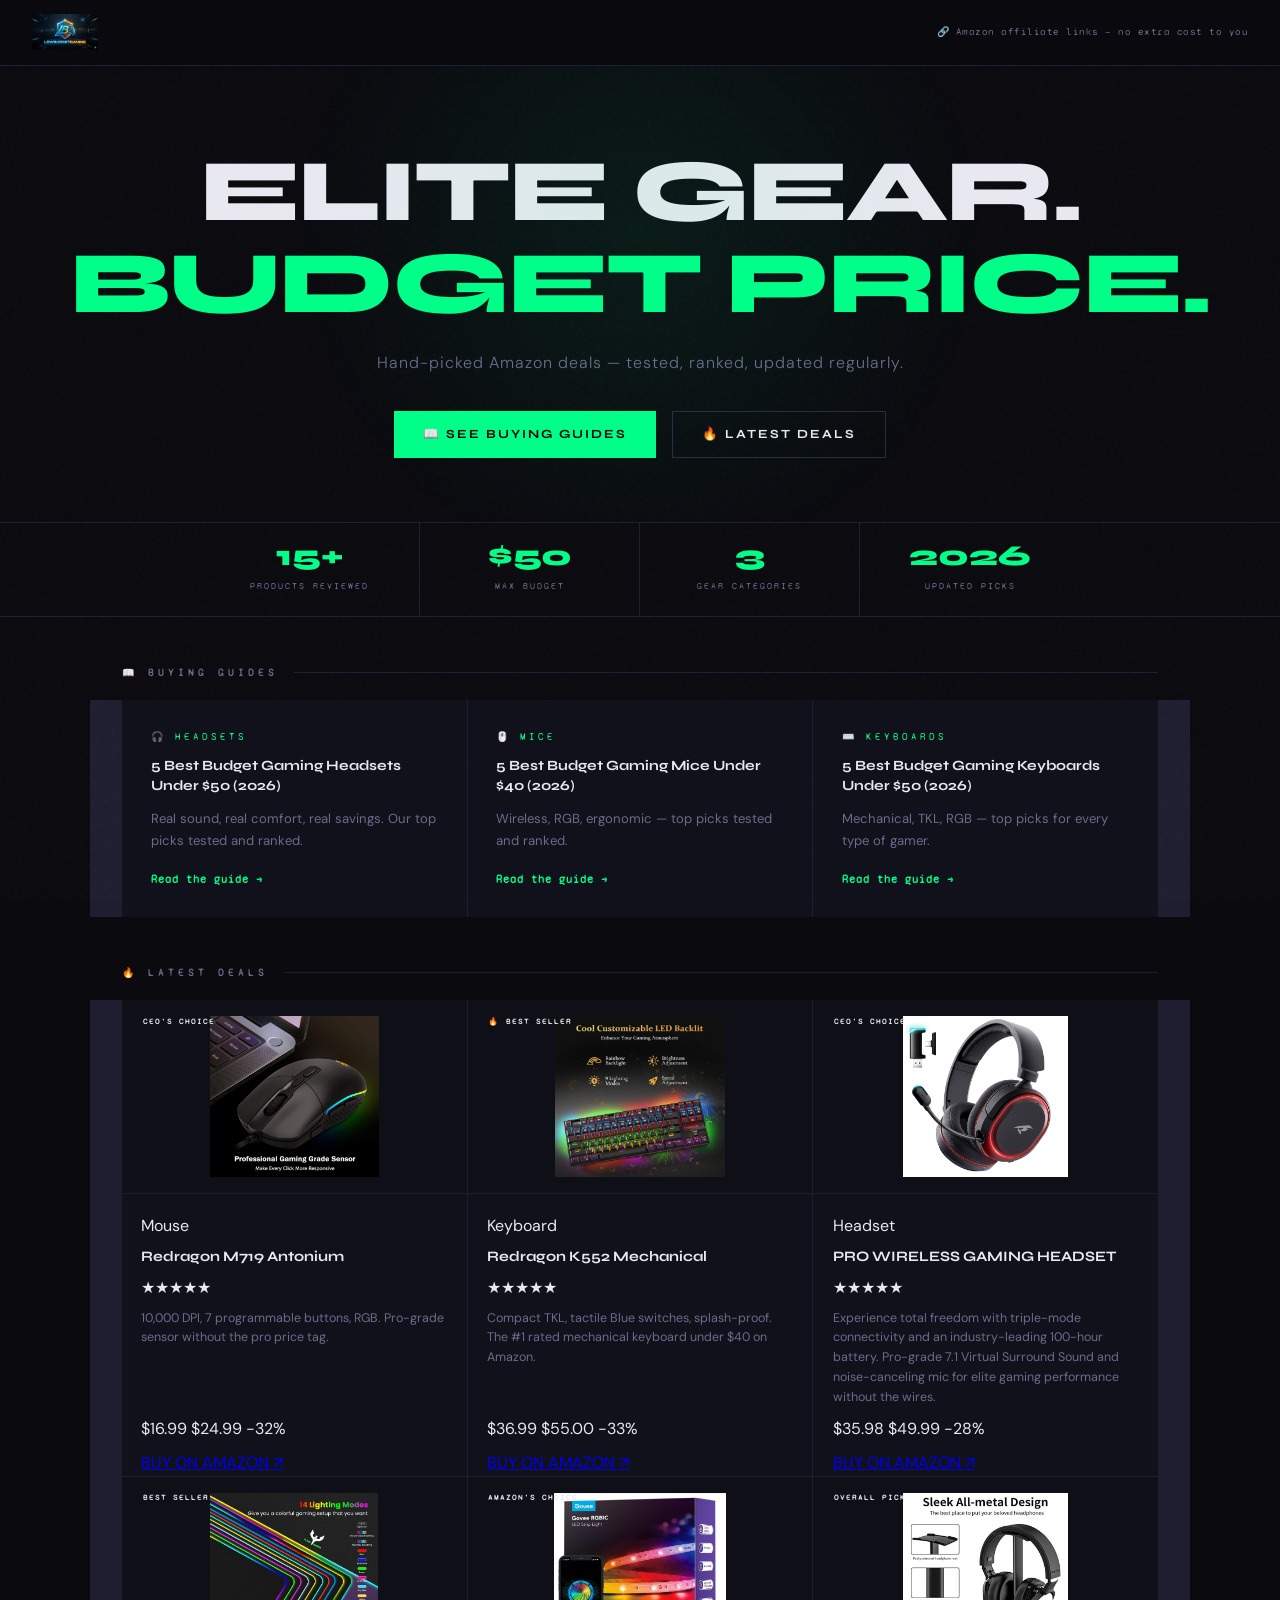
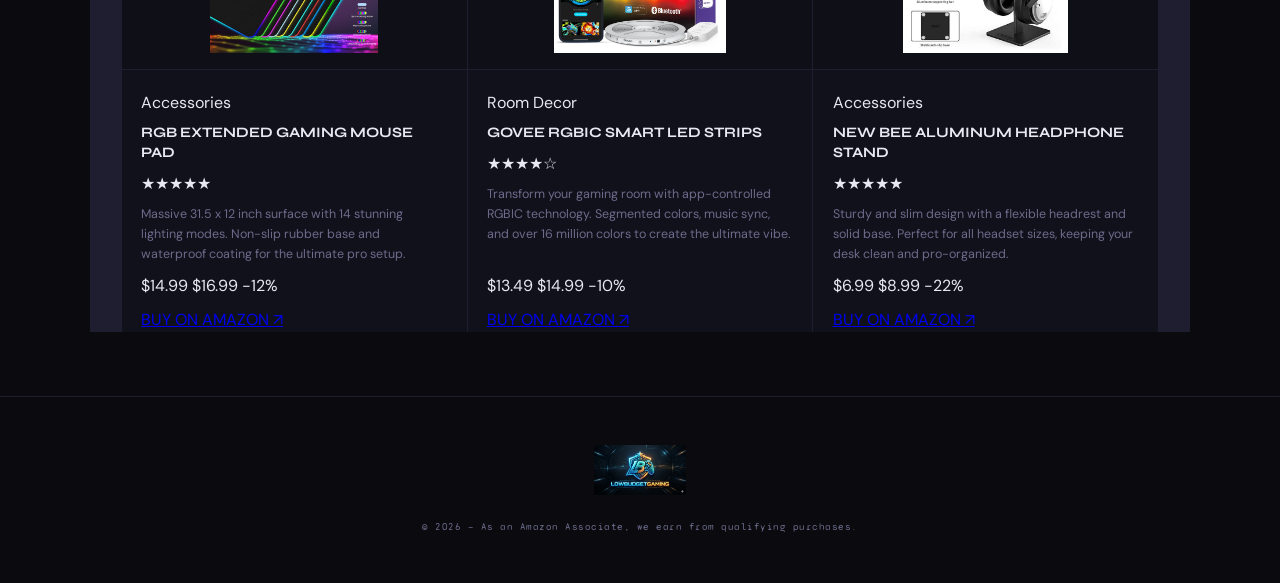
<file: index.html>
<!DOCTYPE html>
<html lang="en">
<head>
  <!-- Google tag (gtag.js) -->
  <script async src="https://www.googletagmanager.com/gtag/js?id=G-F86SN8CNWX"></script>
  <script>
    window.dataLayer = window.dataLayer || [];
    function gtag(){dataLayer.push(arguments);}
    gtag('js', new Date());
    gtag('config', 'G-F86SN8CNWX');
  </script>
  <meta charset="UTF-8"/>
  <meta name="viewport" content="width=device-width, initial-scale=1.0"/>
  <meta name="description" content="Low Budget Gaming — Hand-picked Amazon deals on gaming gear. Pro performance, budget price."/>
  <title>Low Budget Gaming | Pro Gear. Budget Price.</title>
  <link rel="stylesheet" href="style.css"/>
</head>
<body>

<nav>
  <a href="/" class="logo">
    <img src="logo.png" alt="Low Budget Gaming" class="logo-img"/>
  </a>
  <span class="nav-note">🔗 Amazon affiliate links — no extra cost to you</span>
</nav>

<div class="hero">
  <h1>ELITE GEAR.<em>BUDGET PRICE.</em></h1>
  <p>Hand-picked Amazon deals — tested, ranked, updated regularly.</p>
  <div class="hero-ctas">
    <a href="#guides" class="btn-primary">📖 See Buying Guides</a>
    <a href="#deals" class="btn-secondary">🔥 Latest Deals</a>
  </div>
</div>

<!-- STATS BAR -->
<div class="stats-bar">
  <div class="stat-item">
    <span class="stat-num">15+</span>
    <span class="stat-label">Products Reviewed</span>
  </div>
  <div class="stat-item">
    <span class="stat-num">$50</span>
    <span class="stat-label">Max Budget</span>
  </div>
  <div class="stat-item">
    <span class="stat-num">3</span>
    <span class="stat-label">Gear Categories</span>
  </div>
  <div class="stat-item">
    <span class="stat-num">2026</span>
    <span class="stat-label">Updated Picks</span>
  </div>
</div>

<!-- BUYING GUIDES -->
<div class="section-label" id="guides"><span>📖 Buying Guides</span></div>
<div class="guides-grid">
  <a href="/headsets.html" class="guide-card">
    <div class="guide-cat">🎧 Headsets</div>
    <div class="guide-title">5 Best Budget Gaming Headsets Under $50 (2026)</div>
    <div class="guide-desc">Real sound, real comfort, real savings. Our top picks tested and ranked.</div>
    <div class="guide-cta">Read the guide →</div>
  </a>
  <a href="/mouses.html" class="guide-card">
    <div class="guide-cat">🖱️ Mice</div>
    <div class="guide-title">5 Best Budget Gaming Mice Under $40 (2026)</div>
    <div class="guide-desc">Wireless, RGB, ergonomic — top picks tested and ranked.</div>
    <div class="guide-cta">Read the guide →</div>
  </a>
  <a href="/keyboards.html" class="guide-card">
    <div class="guide-cat">⌨️ Keyboards</div>
    <div class="guide-title">5 Best Budget Gaming Keyboards Under $50 (2026)</div>
    <div class="guide-desc">Mechanical, TKL, RGB — top picks for every type of gamer.</div>
    <div class="guide-cta">Read the guide →</div>
  </a>
</div>

<!-- DEALS -->
<div class="section-label" id="deals"><span>🔥 Latest Deals</span></div>
<div class="grid" id="picks-grid">
  <!-- Cards injected by script.js from picks.js -->
</div>

<footer>
  <div class="f-logo"><img src="logo.png" alt="Low Budget Gaming"/></div>
  <div class="f-txt">© 2026 — As an Amazon Associate, we earn from qualifying purchases.</div>
</footer>

<script src="picks.js"></script>
<script src="script.js"></script>
</body>
</html>
</file>
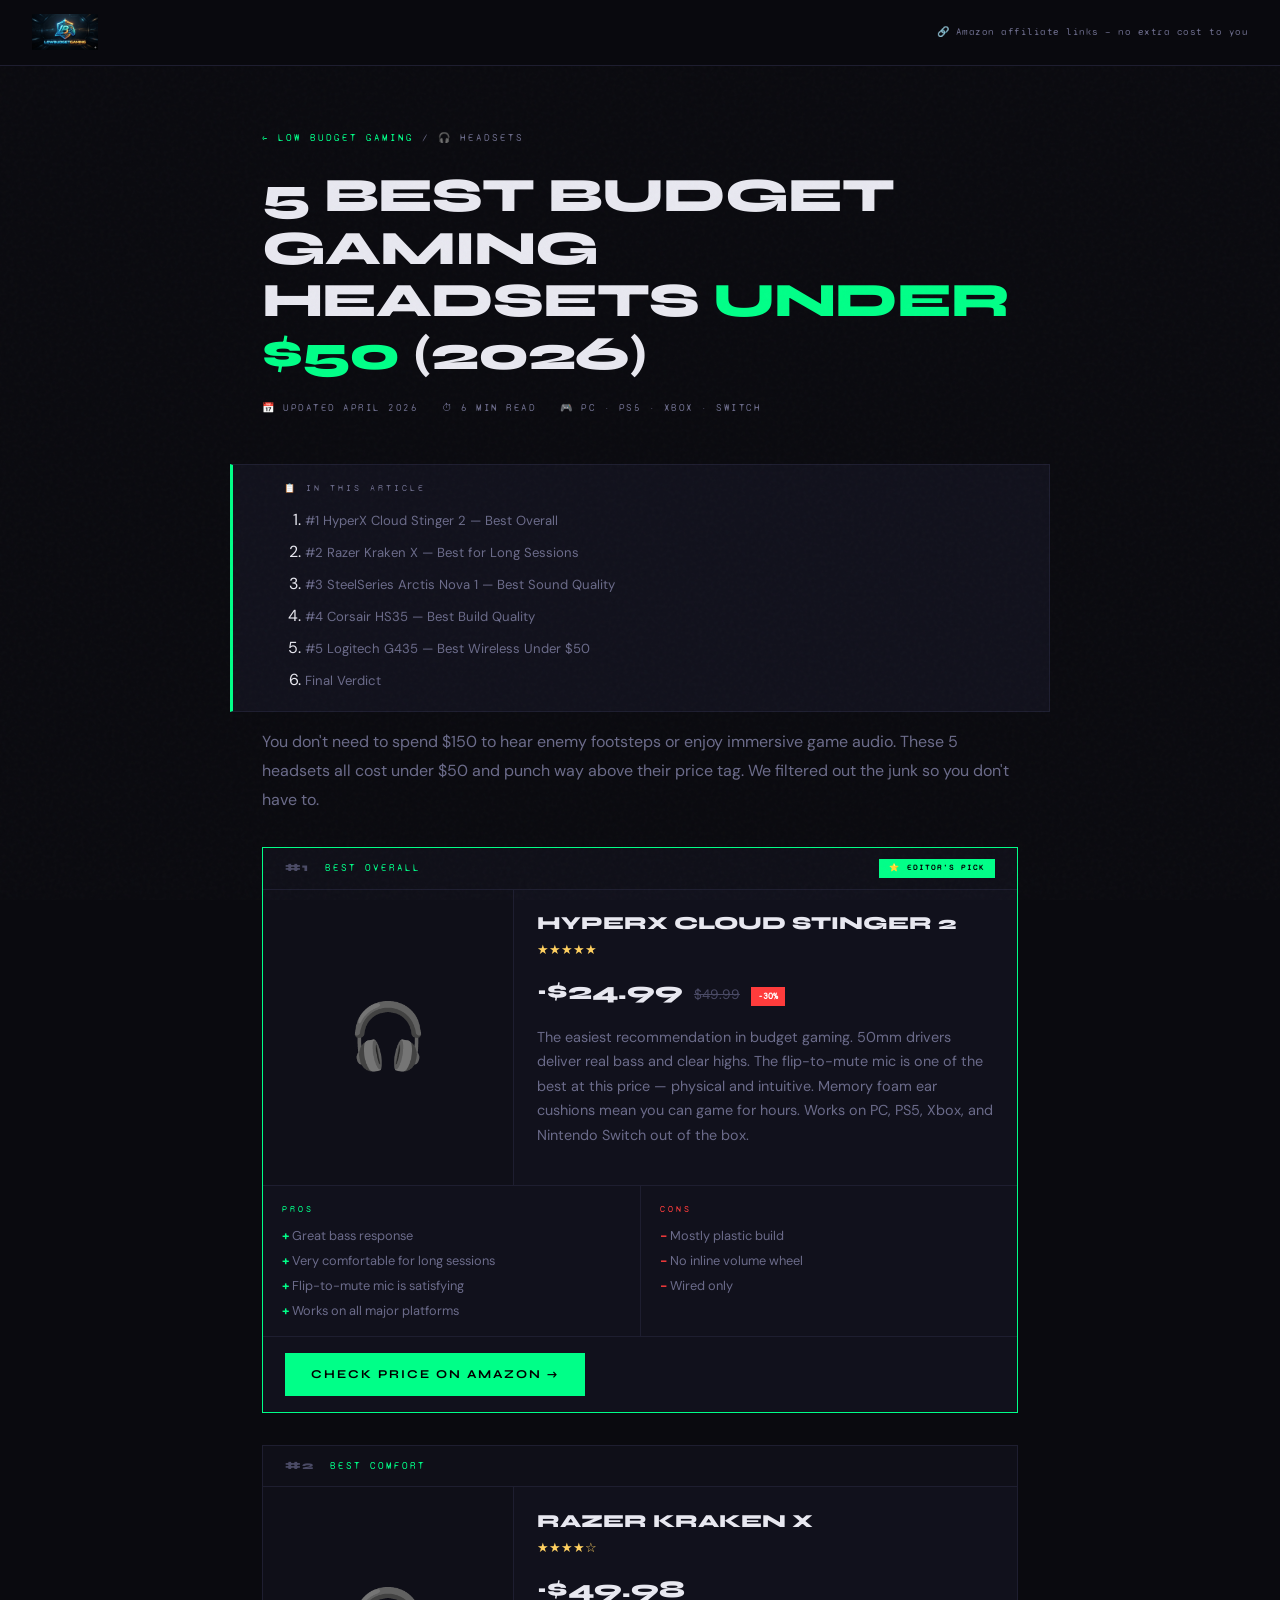
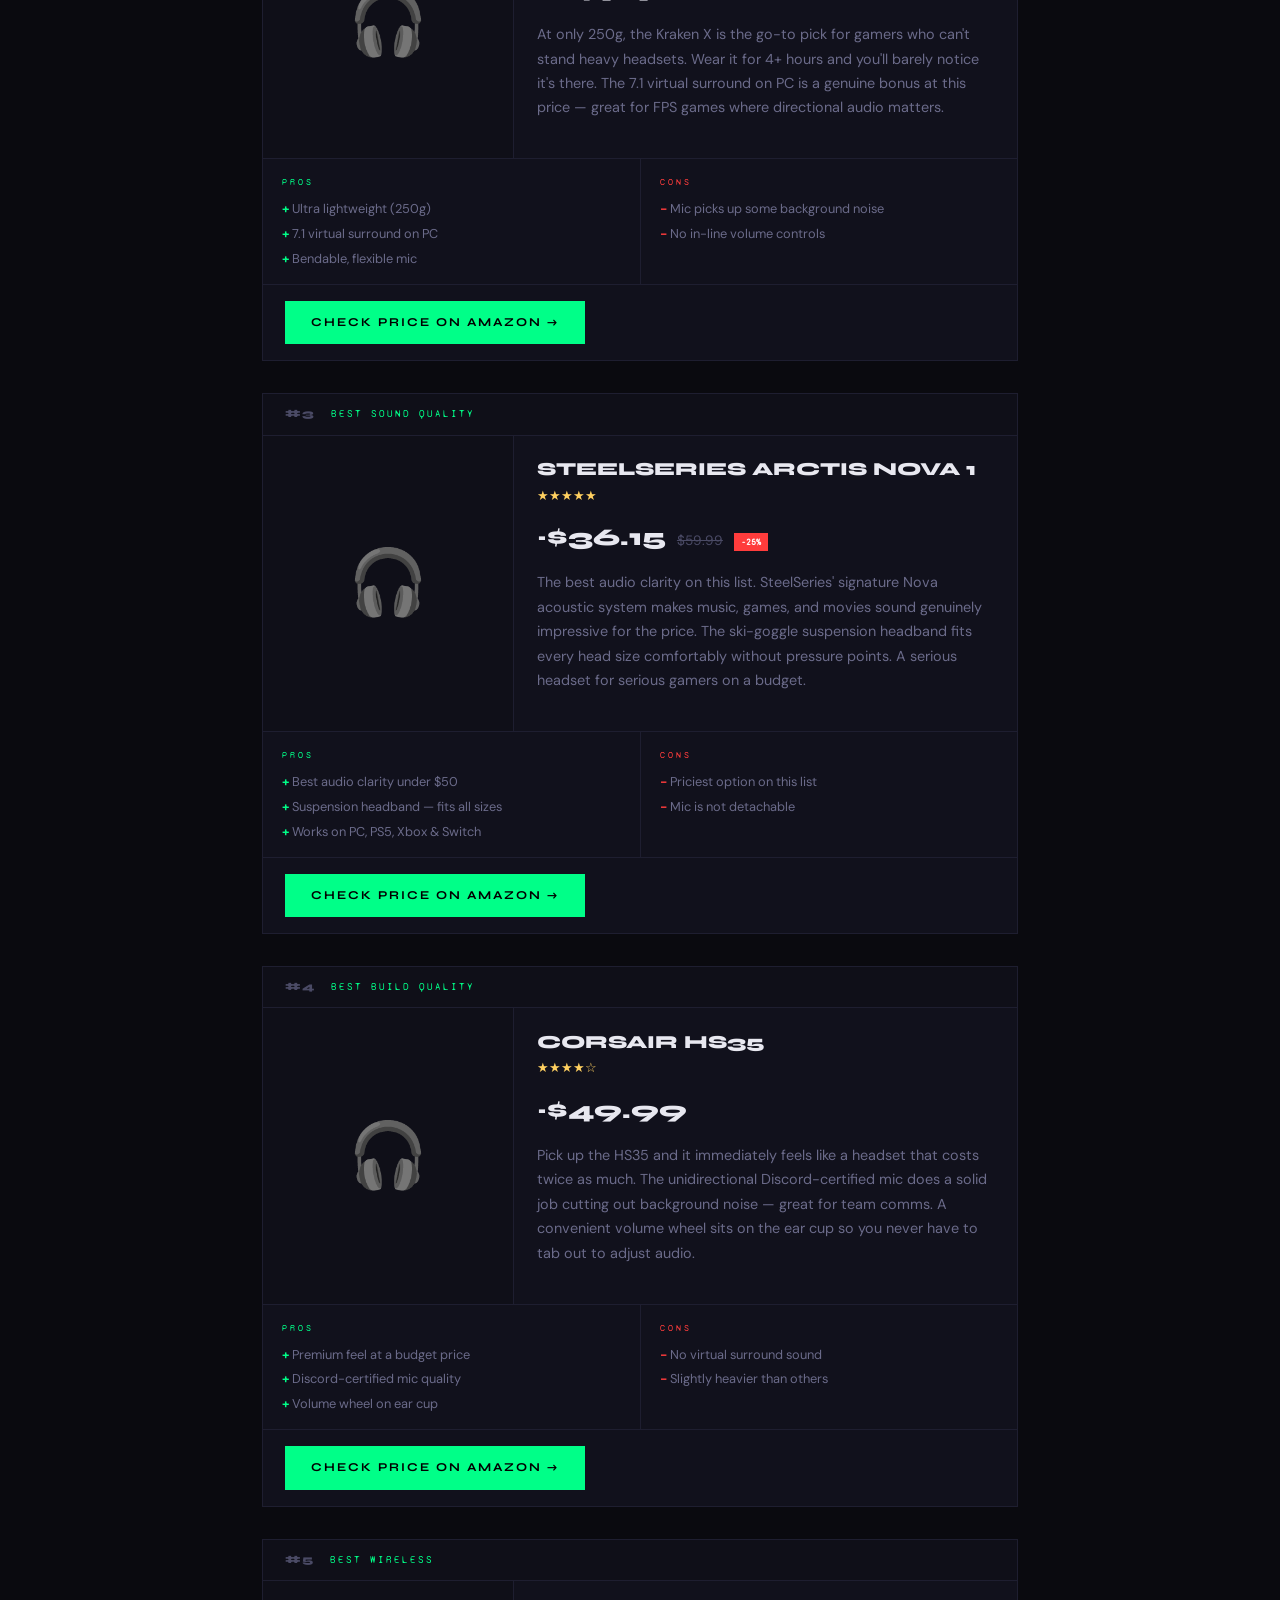
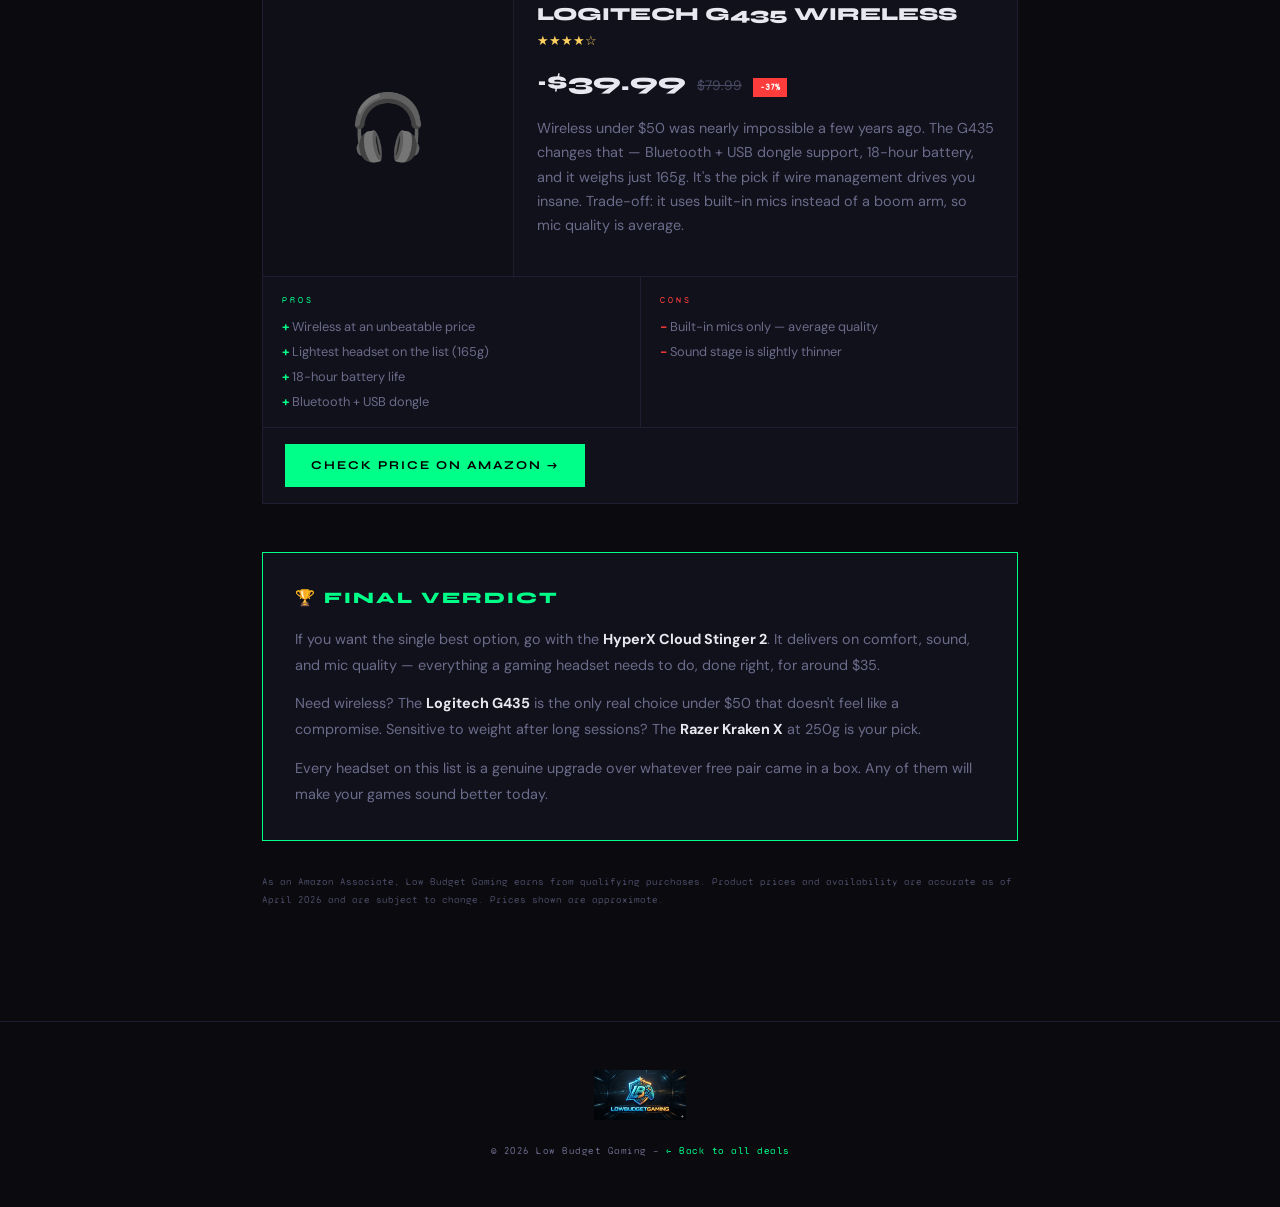
<file: headsets.html>
<!DOCTYPE html>
<html lang="en">
<head>
  <meta charset="UTF-8"/>
  <meta name="viewport" content="width=device-width, initial-scale=1.0"/>
  <meta name="description" content="5 Best Budget Gaming Headsets Under $50 (2026) — Real sound, real comfort, real savings."/>
  <title>5 Best Budget Gaming Headsets Under $50 (2026) | Low Budget Gaming</title>
  <link rel="stylesheet" href="style.css"/>
</head>
<body>

<nav>
  <a href="/" class="logo">
    <img src="logo.png" alt="Low Budget Gaming" class="logo-img"/>
  </a>
  <span class="nav-note">🔗 Amazon affiliate links — no extra cost to you</span>
</nav>

<div class="guide-header">
  <div class="guide-breadcrumb">
    <a href="/">← Low Budget Gaming</a> / 🎧 Headsets
  </div>
  <h1>5 Best Budget Gaming Headsets <em>Under $50</em> (2026)</h1>
  <div class="guide-meta">
    <span>📅 Updated April 2026</span>
    <span>⏱ 6 min read</span>
    <span>🎮 PC · PS5 · Xbox · Switch</span>
  </div>
</div>

<!-- TOC -->
<div class="toc">
  <div class="toc-title">📋 In This Article</div>
  <ol>
    <li><a href="#stinger">#1 HyperX Cloud Stinger 2 — Best Overall</a></li>
    <li><a href="#kraken">#2 Razer Kraken X — Best for Long Sessions</a></li>
    <li><a href="#arctis">#3 SteelSeries Arctis Nova 1 — Best Sound Quality</a></li>
    <li><a href="#hs35">#4 Corsair HS35 — Best Build Quality</a></li>
    <li><a href="#g435">#5 Logitech G435 — Best Wireless Under $50</a></li>
    <li><a href="#verdict">Final Verdict</a></li>
  </ol>
</div>

<!-- Intro -->
<div class="guide-intro">
  <p>You don't need to spend $150 to hear enemy footsteps or enjoy immersive game audio. These 5 headsets all cost under $50 and punch way above their price tag. We filtered out the junk so you don't have to.</p>
</div>

<!-- #1 HyperX Cloud Stinger 2 -->
<div class="product-entry" id="stinger">
  <div class="product-card featured">
    <div class="product-rank-bar">
      <span class="rank-num">#1</span>
      <span class="rank-label">Best Overall</span>
      <span class="rank-badge">⭐ Editor's Pick</span>
    </div>
    <div class="product-main">
      <div class="product-img-col">🎧</div>
      <div class="product-info-col">
        <div class="product-name">HyperX Cloud Stinger 2</div>
        <div class="product-stars">★★★★★</div>
        <div class="product-price-row">
          <span class="product-price-now">~$24.99</span>
          <span class="product-price-old">$49.99</span>
          <span class="product-discount">-30%</span>
        </div>
        <p class="product-desc">The easiest recommendation in budget gaming. 50mm drivers deliver real bass and clear highs. The flip-to-mute mic is one of the best at this price — physical and intuitive. Memory foam ear cushions mean you can game for hours. Works on PC, PS5, Xbox, and Nintendo Switch out of the box.</p>
      </div>
    </div>
    <div class="pros-cons">
      <div class="pros">
        <div class="pros-title">Pros</div>
        <ul>
          <li>Great bass response</li>
          <li>Very comfortable for long sessions</li>
          <li>Flip-to-mute mic is satisfying</li>
          <li>Works on all major platforms</li>
        </ul>
      </div>
      <div class="cons">
        <div class="cons-title">Cons</div>
        <ul>
          <li>Mostly plastic build</li>
          <li>No inline volume wheel</li>
          <li>Wired only</li>
        </ul>
      </div>
    </div>
    <div class="product-cta-row">
      <a href="https://amzn.to/4sjWhxv" class="btn-amazon-lg" target="_blank" rel="noopener">Check price on Amazon →</a>
    </div>
  </div>
</div>

<!-- #2 Razer Kraken X -->
<div class="product-entry" id="kraken">
  <div class="product-card">
    <div class="product-rank-bar">
      <span class="rank-num">#2</span>
      <span class="rank-label">Best Comfort</span>
    </div>
    <div class="product-main">
      <div class="product-img-col">🎧</div>
      <div class="product-info-col">
        <div class="product-name">Razer Kraken X</div>
        <div class="product-stars">★★★★☆</div>
        <div class="product-price-row">
          <span class="product-price-now">~$49.98</span>
        </div>
        <p class="product-desc">At only 250g, the Kraken X is the go-to pick for gamers who can't stand heavy headsets. Wear it for 4+ hours and you'll barely notice it's there. The 7.1 virtual surround on PC is a genuine bonus at this price — great for FPS games where directional audio matters.</p>
      </div>
    </div>
    <div class="pros-cons">
      <div class="pros">
        <div class="pros-title">Pros</div>
        <ul>
          <li>Ultra lightweight (250g)</li>
          <li>7.1 virtual surround on PC</li>
          <li>Bendable, flexible mic</li>
        </ul>
      </div>
      <div class="cons">
        <div class="cons-title">Cons</div>
        <ul>
          <li>Mic picks up some background noise</li>
          <li>No in-line volume controls</li>
        </ul>
      </div>
    </div>
    <div class="product-cta-row">
      <a href="https://amzn.to/3Oo0ZfB" class="btn-amazon-lg" target="_blank" rel="noopener">Check price on Amazon →</a>
    </div>
  </div>
</div>

<!-- #3 SteelSeries Arctis Nova 1 -->
<div class="product-entry" id="arctis">
  <div class="product-card">
    <div class="product-rank-bar">
      <span class="rank-num">#3</span>
      <span class="rank-label">Best Sound Quality</span>
    </div>
    <div class="product-main">
      <div class="product-img-col">🎧</div>
      <div class="product-info-col">
        <div class="product-name">SteelSeries Arctis Nova 1</div>
        <div class="product-stars">★★★★★</div>
        <div class="product-price-row">
          <span class="product-price-now">~$36.15</span>
          <span class="product-price-old">$59.99</span>
          <span class="product-discount">-25%</span>
        </div>
        <p class="product-desc">The best audio clarity on this list. SteelSeries' signature Nova acoustic system makes music, games, and movies sound genuinely impressive for the price. The ski-goggle suspension headband fits every head size comfortably without pressure points. A serious headset for serious gamers on a budget.</p>
      </div>
    </div>
    <div class="pros-cons">
      <div class="pros">
        <div class="pros-title">Pros</div>
        <ul>
          <li>Best audio clarity under $50</li>
          <li>Suspension headband — fits all sizes</li>
          <li>Works on PC, PS5, Xbox &amp; Switch</li>
        </ul>
      </div>
      <div class="cons">
        <div class="cons-title">Cons</div>
        <ul>
          <li>Priciest option on this list</li>
          <li>Mic is not detachable</li>
        </ul>
      </div>
    </div>
    <div class="product-cta-row">
      <a href="https://amzn.to/484Q69p" class="btn-amazon-lg" target="_blank" rel="noopener">Check price on Amazon →</a>
    </div>
  </div>
</div>

<!-- #4 Corsair HS35 -->
<div class="product-entry" id="hs35">
  <div class="product-card">
    <div class="product-rank-bar">
      <span class="rank-num">#4</span>
      <span class="rank-label">Best Build Quality</span>
    </div>
    <div class="product-main">
      <div class="product-img-col">🎧</div>
      <div class="product-info-col">
        <div class="product-name">Corsair HS35</div>
        <div class="product-stars">★★★★☆</div>
        <div class="product-price-row">
          <span class="product-price-now">~$49.99</span>
        </div>
        <p class="product-desc">Pick up the HS35 and it immediately feels like a headset that costs twice as much. The unidirectional Discord-certified mic does a solid job cutting out background noise — great for team comms. A convenient volume wheel sits on the ear cup so you never have to tab out to adjust audio.</p>
      </div>
    </div>
    <div class="pros-cons">
      <div class="pros">
        <div class="pros-title">Pros</div>
        <ul>
          <li>Premium feel at a budget price</li>
          <li>Discord-certified mic quality</li>
          <li>Volume wheel on ear cup</li>
        </ul>
      </div>
      <div class="cons">
        <div class="cons-title">Cons</div>
        <ul>
          <li>No virtual surround sound</li>
          <li>Slightly heavier than others</li>
        </ul>
      </div>
    </div>
    <div class="product-cta-row">
      <a href="https://amzn.to/4sWDFVx" class="btn-amazon-lg" target="_blank" rel="noopener">Check price on Amazon →</a>
    </div>
  </div>
</div>

<!-- #5 Logitech G435 -->
<div class="product-entry" id="g435">
  <div class="product-card">
    <div class="product-rank-bar">
      <span class="rank-num">#5</span>
      <span class="rank-label">Best Wireless</span>
    </div>
    <div class="product-main">
      <div class="product-img-col">🎧</div>
      <div class="product-info-col">
        <div class="product-name">Logitech G435 Wireless</div>
        <div class="product-stars">★★★★☆</div>
        <div class="product-price-row">
          <span class="product-price-now">~$39.99</span>
          <span class="product-price-old">$79.99</span>
          <span class="product-discount">-37%</span>
        </div>
        <p class="product-desc">Wireless under $50 was nearly impossible a few years ago. The G435 changes that — Bluetooth + USB dongle support, 18-hour battery, and it weighs just 165g. It's the pick if wire management drives you insane. Trade-off: it uses built-in mics instead of a boom arm, so mic quality is average.</p>
      </div>
    </div>
    <div class="pros-cons">
      <div class="pros">
        <div class="pros-title">Pros</div>
        <ul>
          <li>Wireless at an unbeatable price</li>
          <li>Lightest headset on the list (165g)</li>
          <li>18-hour battery life</li>
          <li>Bluetooth + USB dongle</li>
        </ul>
      </div>
      <div class="cons">
        <div class="cons-title">Cons</div>
        <ul>
          <li>Built-in mics only — average quality</li>
          <li>Sound stage is slightly thinner</li>
        </ul>
      </div>
    </div>
    <div class="product-cta-row">
      <a href="https://amzn.to/48vfEMN" class="btn-amazon-lg" target="_blank" rel="noopener">Check price on Amazon →</a>
    </div>
  </div>
</div>

<!-- Final Verdict -->
<div class="verdict-section" id="verdict">
  <div class="verdict-box">
    <div class="verdict-title">🏆 Final Verdict</div>
    <p>If you want the single best option, go with the <strong>HyperX Cloud Stinger 2</strong>. It delivers on comfort, sound, and mic quality — everything a gaming headset needs to do, done right, for around $35.</p>
    <p>Need wireless? The <strong>Logitech G435</strong> is the only real choice under $50 that doesn't feel like a compromise. Sensitive to weight after long sessions? The <strong>Razer Kraken X</strong> at 250g is your pick.</p>
    <p>Every headset on this list is a genuine upgrade over whatever free pair came in a box. Any of them will make your games sound better today.</p>
  </div>
</div>

<div class="guide-footer-note">
  As an Amazon Associate, Low Budget Gaming earns from qualifying purchases. Product prices and availability are accurate as of April 2026 and are subject to change. Prices shown are approximate.
</div>

<footer>
  <div class="f-logo"><img src="logo.png" alt="Low Budget Gaming"/></div>
  <div class="f-txt">© 2026 Low Budget Gaming — <a href="/" style="color:var(--neon);text-decoration:none;">← Back to all deals</a></div>
</footer>

</body>
</html>
</file>
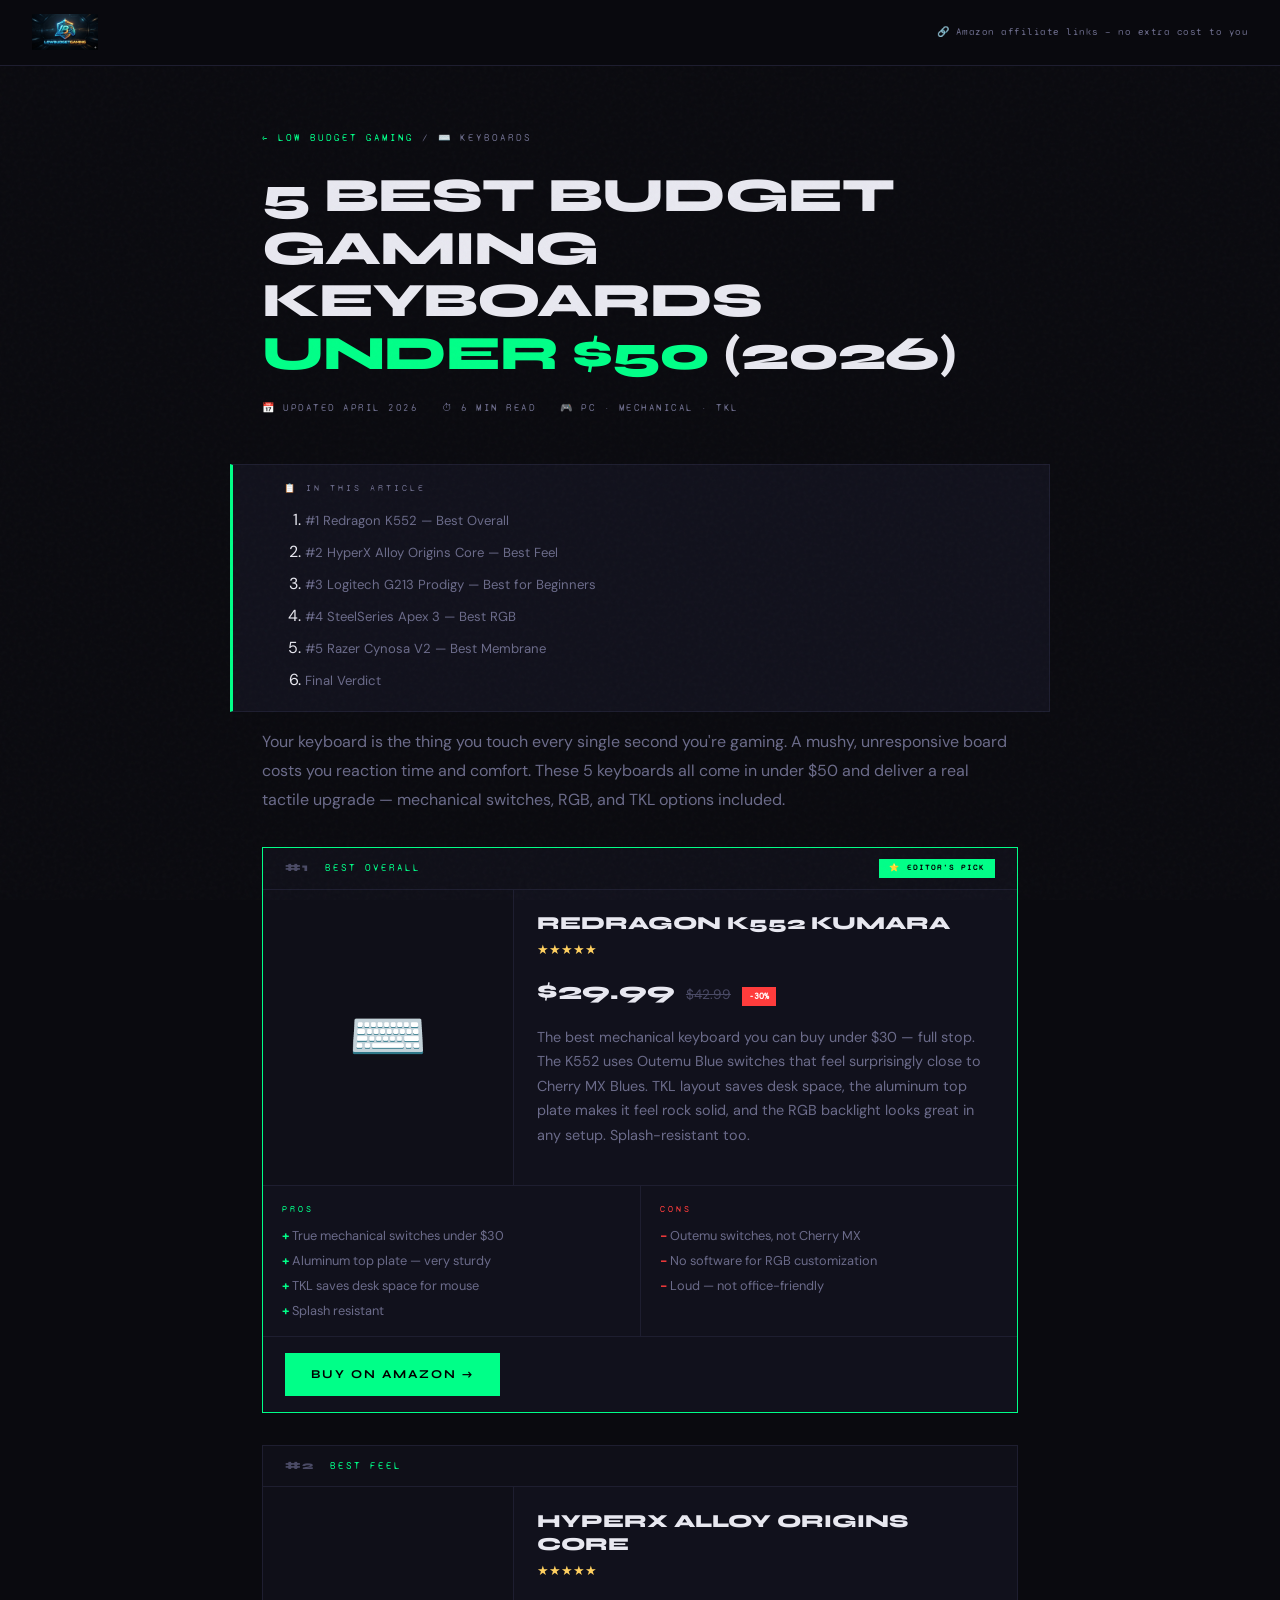
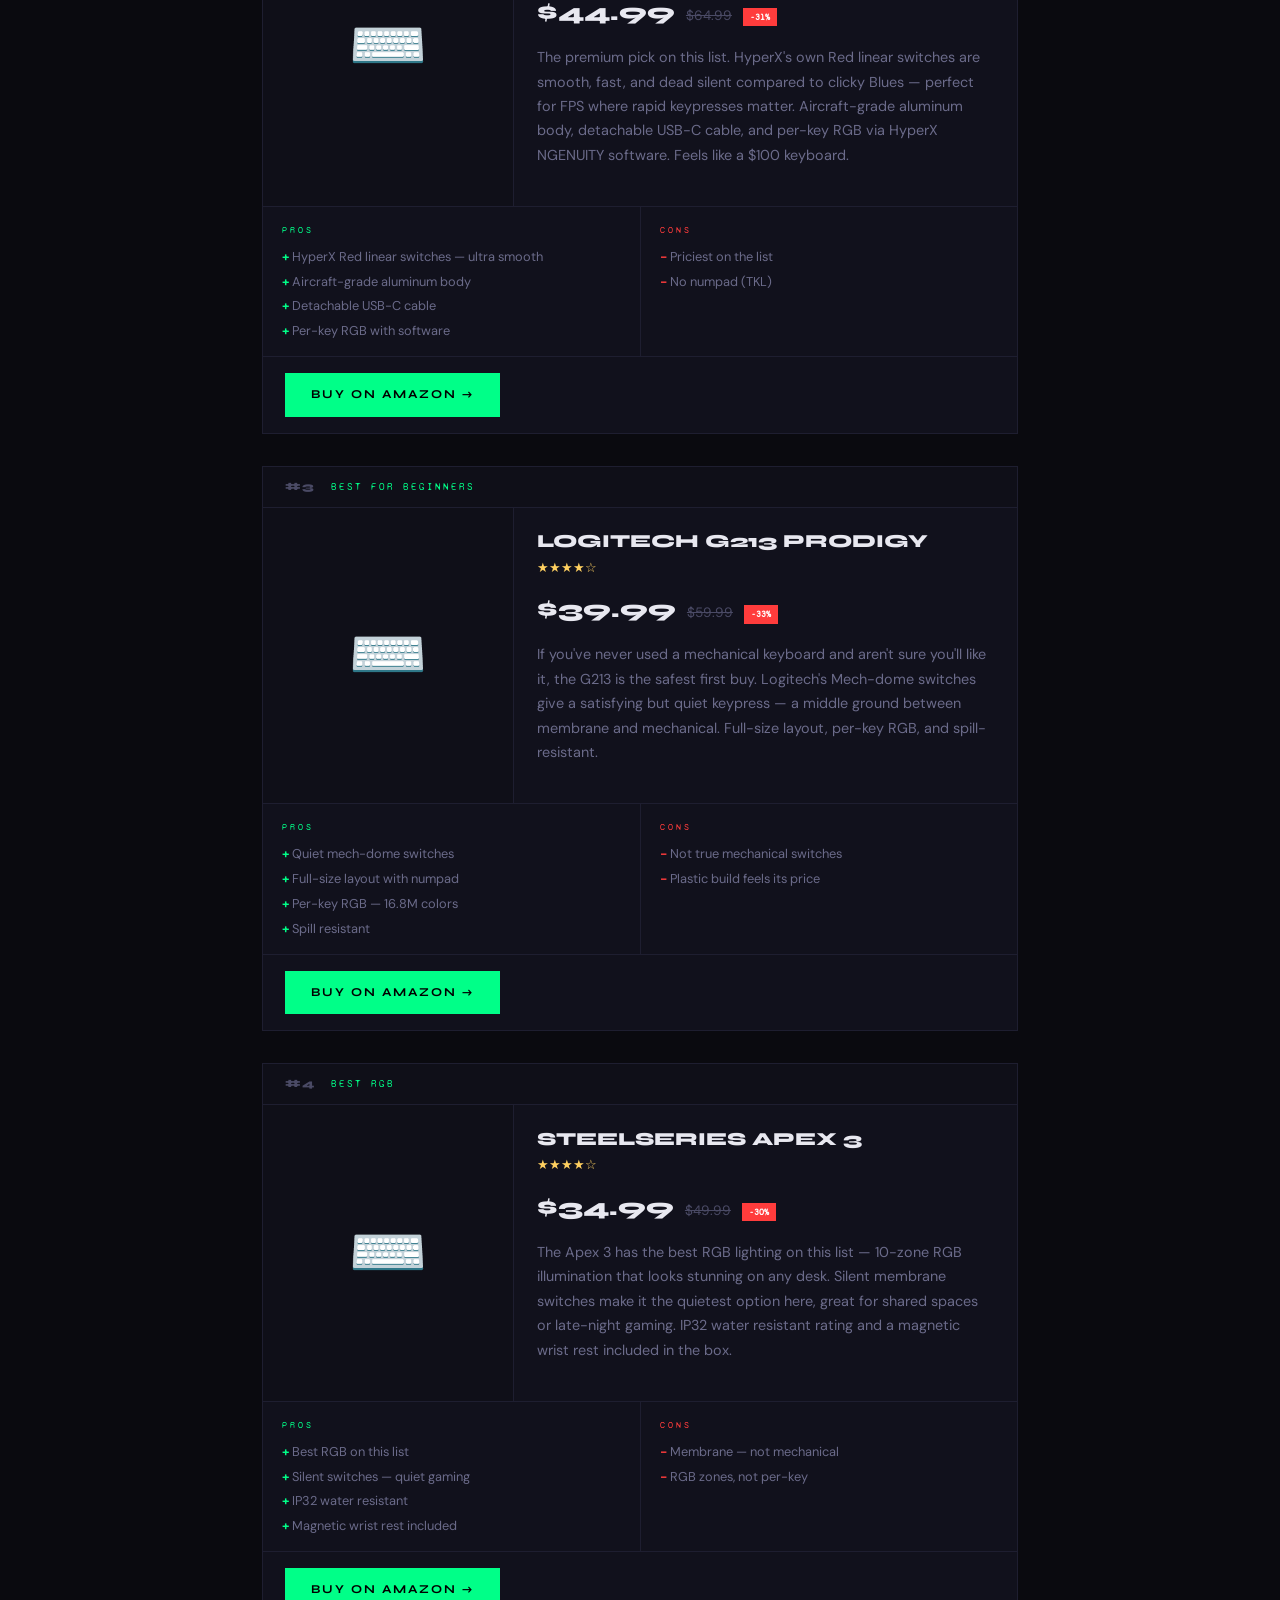
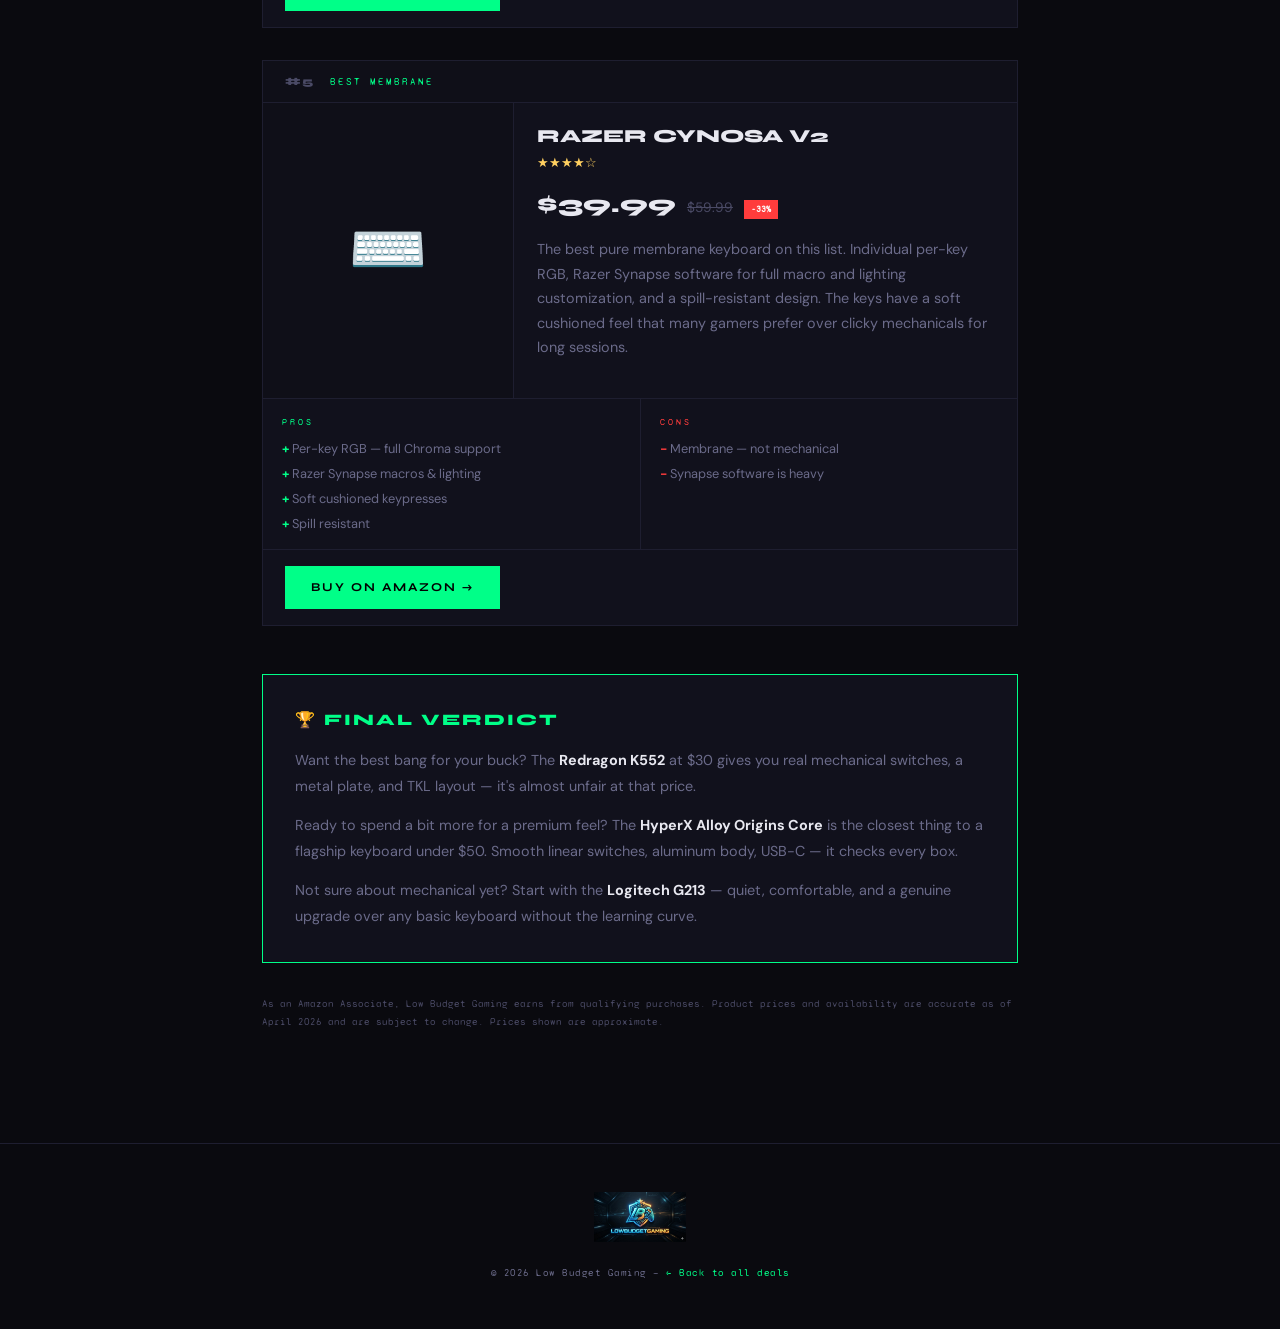
<file: keyboards.html>
<!DOCTYPE html>
<html lang="en">
<head>
  <meta charset="UTF-8"/>
  <meta name="viewport" content="width=device-width, initial-scale=1.0"/>
  <meta name="description" content="5 Best Budget Gaming Keyboards Under $50 (2026) — Mechanical, TKL, RGB options tested and ranked."/>
  <title>5 Best Budget Gaming Keyboards Under $50 (2026) | Low Budget Gaming</title>
  <link rel="stylesheet" href="style.css"/>
</head>
<body>

<nav>
  <a href="/" class="logo">
    <img src="logo.png" alt="Low Budget Gaming" class="logo-img"/>
  </a>
  <span class="nav-note">🔗 Amazon affiliate links — no extra cost to you</span>
</nav>

<div class="guide-header">
  <div class="guide-breadcrumb">
    <a href="/">← Low Budget Gaming</a> / ⌨️ Keyboards
  </div>
  <h1>5 Best Budget Gaming Keyboards <em>Under $50</em> (2026)</h1>
  <div class="guide-meta">
    <span>📅 Updated April 2026</span>
    <span>⏱ 6 min read</span>
    <span>🎮 PC · Mechanical · TKL</span>
  </div>
</div>

<!-- TOC -->
<div class="toc">
  <div class="toc-title">📋 In This Article</div>
  <ol>
    <li><a href="#redragon">#1 Redragon K552 — Best Overall</a></li>
    <li><a href="#hyperx">#2 HyperX Alloy Origins Core — Best Feel</a></li>
    <li><a href="#logitech">#3 Logitech G213 Prodigy — Best for Beginners</a></li>
    <li><a href="#steelseries">#4 SteelSeries Apex 3 — Best RGB</a></li>
    <li><a href="#razer">#5 Razer Cynosa V2 — Best Membrane</a></li>
    <li><a href="#verdict">Final Verdict</a></li>
  </ol>
</div>

<!-- Intro -->
<div class="guide-intro">
  <p>Your keyboard is the thing you touch every single second you're gaming. A mushy, unresponsive board costs you reaction time and comfort. These 5 keyboards all come in under $50 and deliver a real tactile upgrade — mechanical switches, RGB, and TKL options included.</p>
</div>

<!-- #1 Redragon K552 -->
<div class="product-entry" id="redragon">
  <div class="product-card featured">
    <div class="product-rank-bar">
      <span class="rank-num">#1</span>
      <span class="rank-label">Best Overall</span>
      <span class="rank-badge">⭐ Editor's Pick</span>
    </div>
    <div class="product-main">
      <div class="product-img-col">⌨️</div>
      <div class="product-info-col">
        <div class="product-name">Redragon K552 Kumara</div>
        <div class="product-stars">★★★★★</div>
        <div class="product-price-row">
          <span class="product-price-now">$29.99</span>
          <span class="product-price-old">$42.99</span>
          <span class="product-discount">-30%</span>
        </div>
        <p class="product-desc">The best mechanical keyboard you can buy under $30 — full stop. The K552 uses Outemu Blue switches that feel surprisingly close to Cherry MX Blues. TKL layout saves desk space, the aluminum top plate makes it feel rock solid, and the RGB backlight looks great in any setup. Splash-resistant too.</p>
      </div>
    </div>
    <div class="pros-cons">
      <div class="pros">
        <div class="pros-title">Pros</div>
        <ul>
          <li>True mechanical switches under $30</li>
          <li>Aluminum top plate — very sturdy</li>
          <li>TKL saves desk space for mouse</li>
          <li>Splash resistant</li>
        </ul>
      </div>
      <div class="cons">
        <div class="cons-title">Cons</div>
        <ul>
          <li>Outemu switches, not Cherry MX</li>
          <li>No software for RGB customization</li>
          <li>Loud — not office-friendly</li>
        </ul>
      </div>
    </div>
    <div class="product-cta-row">
      <a href="https://amzn.to/41SnNao" class="btn-amazon-lg" target="_blank" rel="noopener">Buy on Amazon →</a>
    </div>
  </div>
</div>

<!-- #2 HyperX Alloy Origins Core -->
<div class="product-entry" id="hyperx">
  <div class="product-card">
    <div class="product-rank-bar">
      <span class="rank-num">#2</span>
      <span class="rank-label">Best Feel</span>
    </div>
    <div class="product-main">
      <div class="product-img-col">⌨️</div>
      <div class="product-info-col">
        <div class="product-name">HyperX Alloy Origins Core</div>
        <div class="product-stars">★★★★★</div>
        <div class="product-price-row">
          <span class="product-price-now">$44.99</span>
          <span class="product-price-old">$64.99</span>
          <span class="product-discount">-31%</span>
        </div>
        <p class="product-desc">The premium pick on this list. HyperX's own Red linear switches are smooth, fast, and dead silent compared to clicky Blues — perfect for FPS where rapid keypresses matter. Aircraft-grade aluminum body, detachable USB-C cable, and per-key RGB via HyperX NGENUITY software. Feels like a $100 keyboard.</p>
      </div>
    </div>
    <div class="pros-cons">
      <div class="pros">
        <div class="pros-title">Pros</div>
        <ul>
          <li>HyperX Red linear switches — ultra smooth</li>
          <li>Aircraft-grade aluminum body</li>
          <li>Detachable USB-C cable</li>
          <li>Per-key RGB with software</li>
        </ul>
      </div>
      <div class="cons">
        <div class="cons-title">Cons</div>
        <ul>
          <li>Priciest on the list</li>
          <li>No numpad (TKL)</li>
        </ul>
      </div>
    </div>
    <div class="product-cta-row">
      <a href="https://amzn.to/48zd4FB" class="btn-amazon-lg" target="_blank" rel="noopener">Buy on Amazon →</a>
    </div>
  </div>
</div>

<!-- #3 Logitech G213 Prodigy -->
<div class="product-entry" id="logitech">
  <div class="product-card">
    <div class="product-rank-bar">
      <span class="rank-num">#3</span>
      <span class="rank-label">Best for Beginners</span>
    </div>
    <div class="product-main">
      <div class="product-img-col">⌨️</div>
      <div class="product-info-col">
        <div class="product-name">Logitech G213 Prodigy</div>
        <div class="product-stars">★★★★☆</div>
        <div class="product-price-row">
          <span class="product-price-now">$39.99</span>
          <span class="product-price-old">$59.99</span>
          <span class="product-discount">-33%</span>
        </div>
        <p class="product-desc">If you've never used a mechanical keyboard and aren't sure you'll like it, the G213 is the safest first buy. Logitech's Mech-dome switches give a satisfying but quiet keypress — a middle ground between membrane and mechanical. Full-size layout, per-key RGB, and spill-resistant.</p>
      </div>
    </div>
    <div class="pros-cons">
      <div class="pros">
        <div class="pros-title">Pros</div>
        <ul>
          <li>Quiet mech-dome switches</li>
          <li>Full-size layout with numpad</li>
          <li>Per-key RGB — 16.8M colors</li>
          <li>Spill resistant</li>
        </ul>
      </div>
      <div class="cons">
        <div class="cons-title">Cons</div>
        <ul>
          <li>Not true mechanical switches</li>
          <li>Plastic build feels its price</li>
        </ul>
      </div>
    </div>
    <div class="product-cta-row">
      <a href="https://amzn.to/4mcI301" class="btn-amazon-lg" target="_blank" rel="noopener">Buy on Amazon →</a>
    </div>
  </div>
</div>

<!-- #4 SteelSeries Apex 3 -->
<div class="product-entry" id="steelseries">
  <div class="product-card">
    <div class="product-rank-bar">
      <span class="rank-num">#4</span>
      <span class="rank-label">Best RGB</span>
    </div>
    <div class="product-main">
      <div class="product-img-col">⌨️</div>
      <div class="product-info-col">
        <div class="product-name">SteelSeries Apex 3</div>
        <div class="product-stars">★★★★☆</div>
        <div class="product-price-row">
          <span class="product-price-now">$34.99</span>
          <span class="product-price-old">$49.99</span>
          <span class="product-discount">-30%</span>
        </div>
        <p class="product-desc">The Apex 3 has the best RGB lighting on this list — 10-zone RGB illumination that looks stunning on any desk. Silent membrane switches make it the quietest option here, great for shared spaces or late-night gaming. IP32 water resistant rating and a magnetic wrist rest included in the box.</p>
      </div>
    </div>
    <div class="pros-cons">
      <div class="pros">
        <div class="pros-title">Pros</div>
        <ul>
          <li>Best RGB on this list</li>
          <li>Silent switches — quiet gaming</li>
          <li>IP32 water resistant</li>
          <li>Magnetic wrist rest included</li>
        </ul>
      </div>
      <div class="cons">
        <div class="cons-title">Cons</div>
        <ul>
          <li>Membrane — not mechanical</li>
          <li>RGB zones, not per-key</li>
        </ul>
      </div>
    </div>
    <div class="product-cta-row">
      <a href="https://amzn.to/4sXkj2w" class="btn-amazon-lg" target="_blank" rel="noopener">Buy on Amazon →</a>
    </div>
  </div>
</div>

<!-- #5 Razer Cynosa V2 -->
<div class="product-entry" id="razer">
  <div class="product-card">
    <div class="product-rank-bar">
      <span class="rank-num">#5</span>
      <span class="rank-label">Best Membrane</span>
    </div>
    <div class="product-main">
      <div class="product-img-col">⌨️</div>
      <div class="product-info-col">
        <div class="product-name">Razer Cynosa V2</div>
        <div class="product-stars">★★★★☆</div>
        <div class="product-price-row">
          <span class="product-price-now">$39.99</span>
          <span class="product-price-old">$59.99</span>
          <span class="product-discount">-33%</span>
        </div>
        <p class="product-desc">The best pure membrane keyboard on this list. Individual per-key RGB, Razer Synapse software for full macro and lighting customization, and a spill-resistant design. The keys have a soft cushioned feel that many gamers prefer over clicky mechanicals for long sessions.</p>
      </div>
    </div>
    <div class="pros-cons">
      <div class="pros">
        <div class="pros-title">Pros</div>
        <ul>
          <li>Per-key RGB — full Chroma support</li>
          <li>Razer Synapse macros &amp; lighting</li>
          <li>Soft cushioned keypresses</li>
          <li>Spill resistant</li>
        </ul>
      </div>
      <div class="cons">
        <div class="cons-title">Cons</div>
        <ul>
          <li>Membrane — not mechanical</li>
          <li>Synapse software is heavy</li>
        </ul>
      </div>
    </div>
    <div class="product-cta-row">
      <a href="https://amzn.to/3PQsU8w" class="btn-amazon-lg" target="_blank" rel="noopener">Buy on Amazon →</a>
    </div>
  </div>
</div>

<!-- Final Verdict -->
<div class="verdict-section" id="verdict">
  <div class="verdict-box">
    <div class="verdict-title">🏆 Final Verdict</div>
    <p>Want the best bang for your buck? The <strong>Redragon K552</strong> at $30 gives you real mechanical switches, a metal plate, and TKL layout — it's almost unfair at that price.</p>
    <p>Ready to spend a bit more for a premium feel? The <strong>HyperX Alloy Origins Core</strong> is the closest thing to a flagship keyboard under $50. Smooth linear switches, aluminum body, USB-C — it checks every box.</p>
    <p>Not sure about mechanical yet? Start with the <strong>Logitech G213</strong> — quiet, comfortable, and a genuine upgrade over any basic keyboard without the learning curve.</p>
  </div>
</div>

<div class="guide-footer-note">
  As an Amazon Associate, Low Budget Gaming earns from qualifying purchases. Product prices and availability are accurate as of April 2026 and are subject to change. Prices shown are approximate.
</div>

<footer>
  <div class="f-logo"><img src="logo.png" alt="Low Budget Gaming"/></div>
  <div class="f-txt">© 2026 Low Budget Gaming — <a href="/" style="color:var(--neon);text-decoration:none;">← Back to all deals</a></div>
</footer>

</body>
</html>
</file>
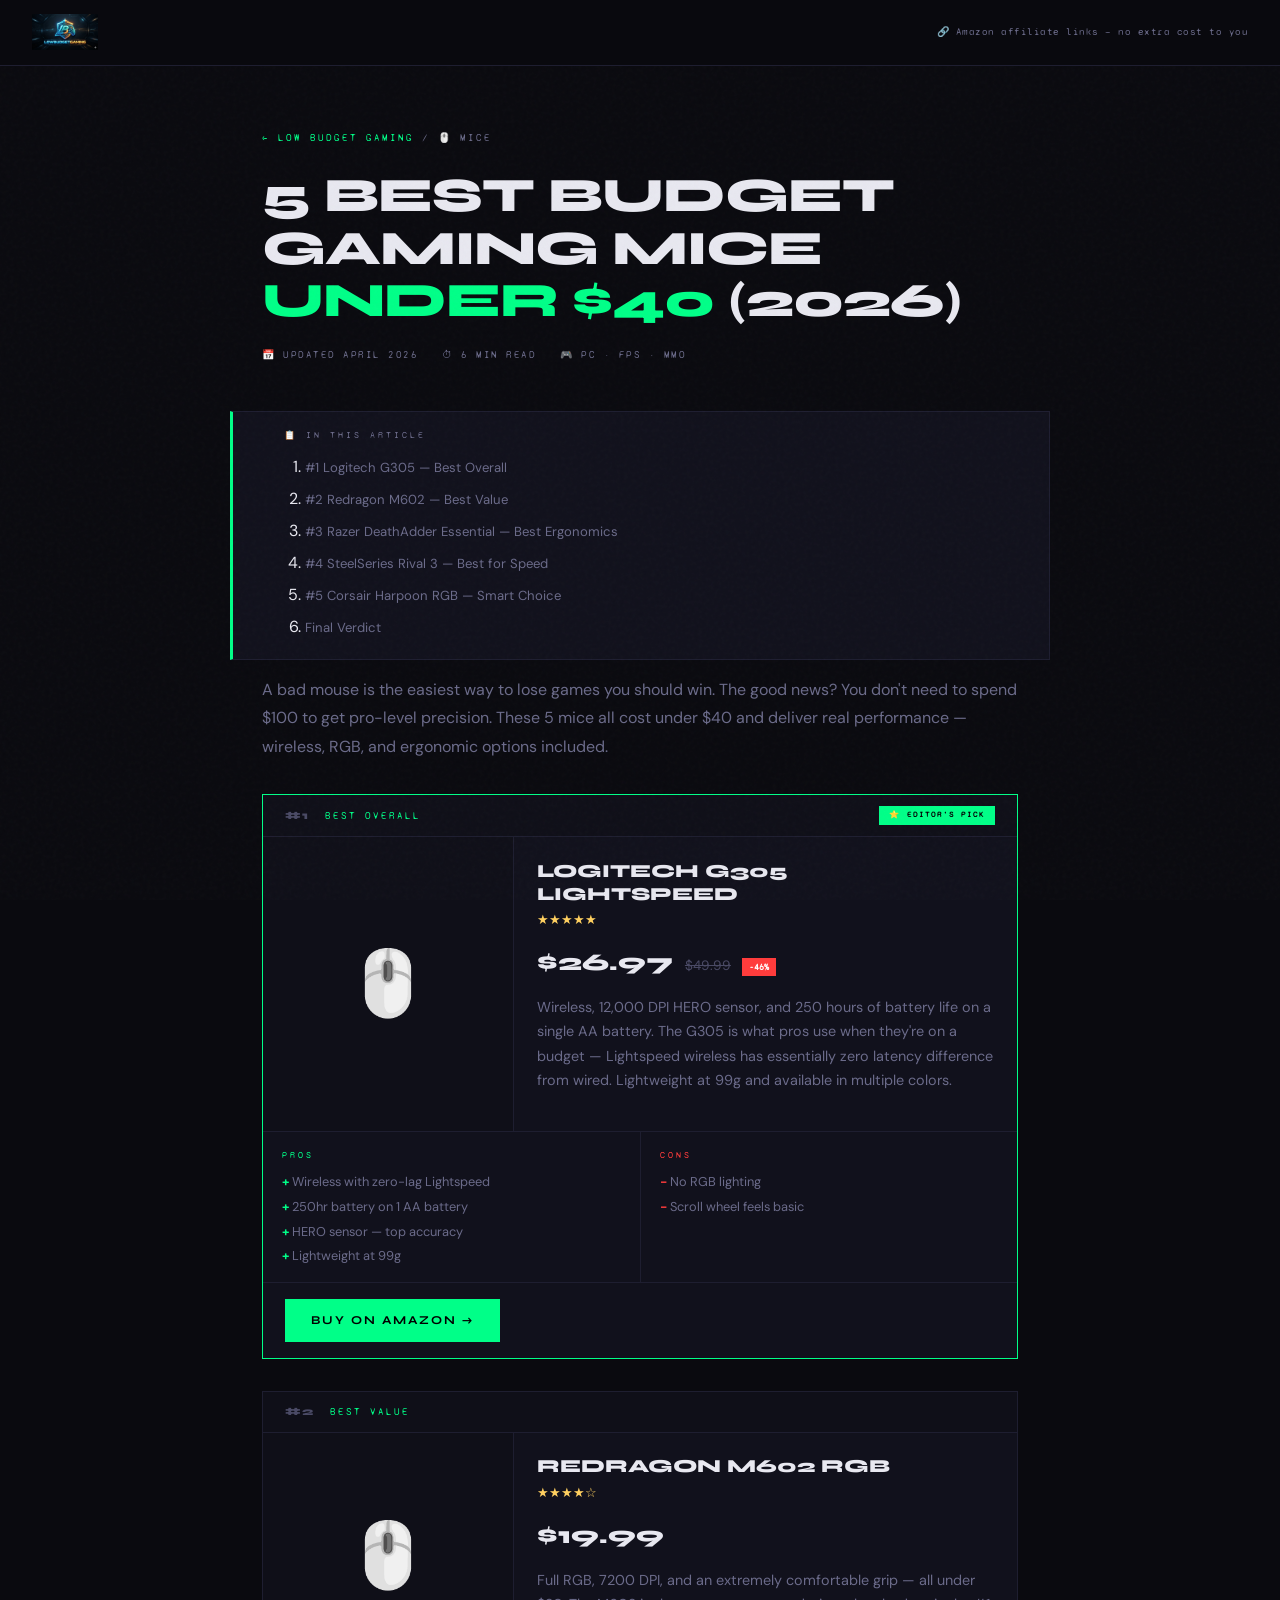
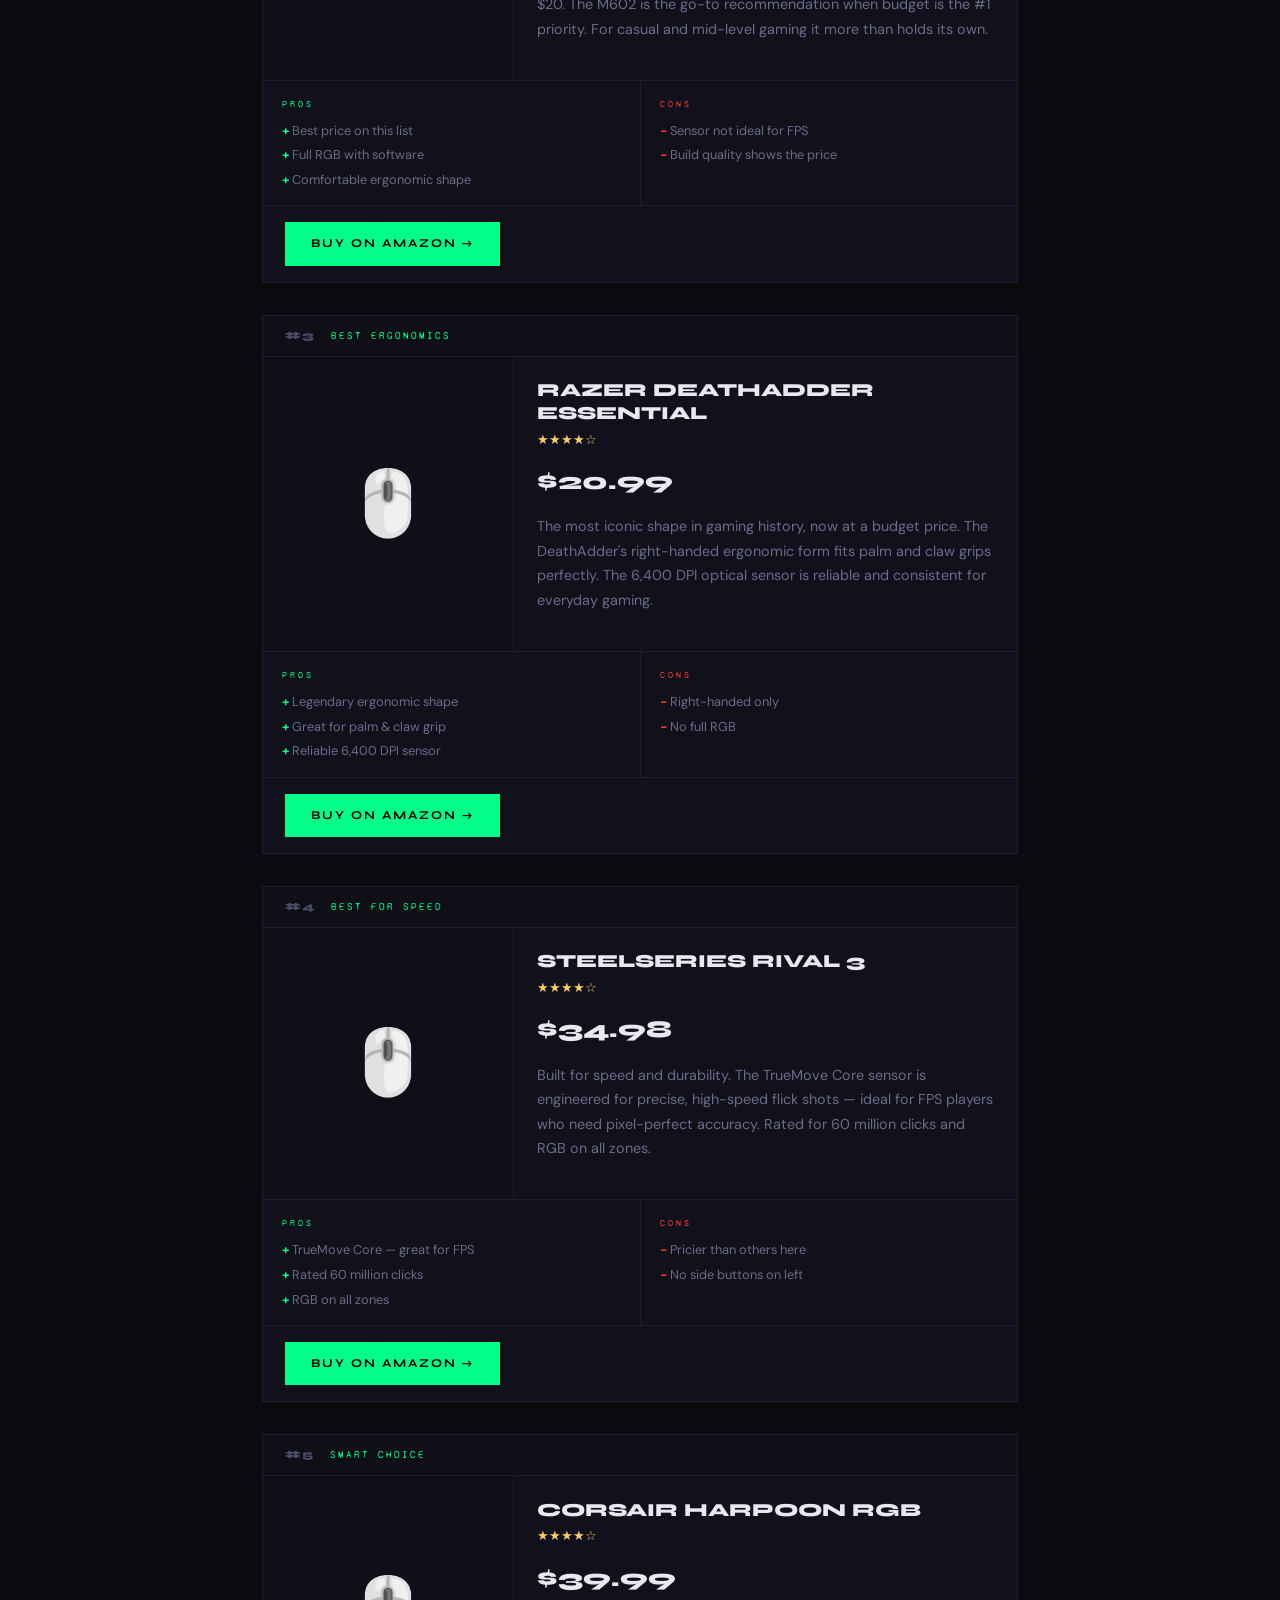
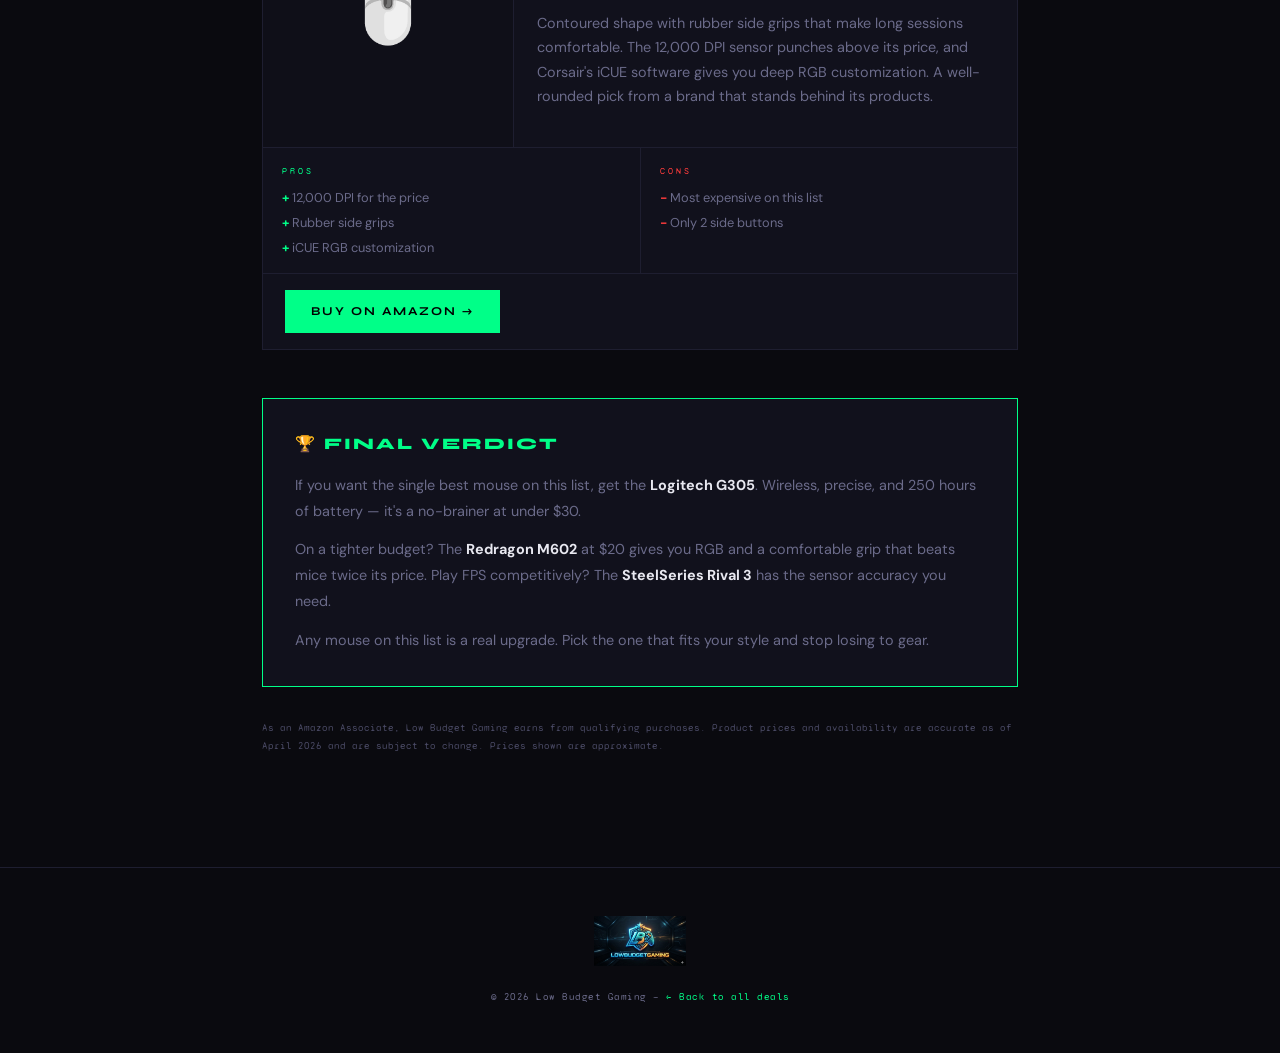
<file: mouses.html>
<!DOCTYPE html>
<html lang="en">
<head>
  <meta charset="UTF-8"/>
  <meta name="viewport" content="width=device-width, initial-scale=1.0"/>
  <meta name="description" content="5 Best Budget Gaming Mice Under $40 (2026) — Wireless, RGB, ergonomic options tested and ranked."/>
  <title>5 Best Budget Gaming Mice Under $40 (2026) | Low Budget Gaming</title>
  <link rel="stylesheet" href="style.css"/>
</head>
<body>

<nav>
  <a href="/" class="logo">
    <img src="logo.png" alt="Low Budget Gaming" class="logo-img"/>
  </a>
  <span class="nav-note">🔗 Amazon affiliate links — no extra cost to you</span>
</nav>

<div class="guide-header">
  <div class="guide-breadcrumb">
    <a href="/">← Low Budget Gaming</a> / 🖱️ Mice
  </div>
  <h1>5 Best Budget Gaming Mice <em>Under $40</em> (2026)</h1>
  <div class="guide-meta">
    <span>📅 Updated April 2026</span>
    <span>⏱ 6 min read</span>
    <span>🎮 PC · FPS · MMO</span>
  </div>
</div>

<!-- TOC -->
<div class="toc">
  <div class="toc-title">📋 In This Article</div>
  <ol>
    <li><a href="#g305">#1 Logitech G305 — Best Overall</a></li>
    <li><a href="#m602">#2 Redragon M602 — Best Value</a></li>
    <li><a href="#deathadder">#3 Razer DeathAdder Essential — Best Ergonomics</a></li>
    <li><a href="#rival3">#4 SteelSeries Rival 3 — Best for Speed</a></li>
    <li><a href="#harpoon">#5 Corsair Harpoon RGB — Smart Choice</a></li>
    <li><a href="#verdict">Final Verdict</a></li>
  </ol>
</div>

<!-- Intro -->
<div class="guide-intro">
  <p>A bad mouse is the easiest way to lose games you should win. The good news? You don't need to spend $100 to get pro-level precision. These 5 mice all cost under $40 and deliver real performance — wireless, RGB, and ergonomic options included.</p>
</div>

<!-- #1 Logitech G305 -->
<div class="product-entry" id="g305">
  <div class="product-card featured">
    <div class="product-rank-bar">
      <span class="rank-num">#1</span>
      <span class="rank-label">Best Overall</span>
      <span class="rank-badge">⭐ Editor's Pick</span>
    </div>
    <div class="product-main">
      <div class="product-img-col">🖱️</div>
      <div class="product-info-col">
        <div class="product-name">Logitech G305 Lightspeed</div>
        <div class="product-stars">★★★★★</div>
        <div class="product-price-row">
          <span class="product-price-now">$26.97</span>
          <span class="product-price-old">$49.99</span>
          <span class="product-discount">-46%</span>
        </div>
        <p class="product-desc">Wireless, 12,000 DPI HERO sensor, and 250 hours of battery life on a single AA battery. The G305 is what pros use when they're on a budget — Lightspeed wireless has essentially zero latency difference from wired. Lightweight at 99g and available in multiple colors.</p>
      </div>
    </div>
    <div class="pros-cons">
      <div class="pros">
        <div class="pros-title">Pros</div>
        <ul>
          <li>Wireless with zero-lag Lightspeed</li>
          <li>250hr battery on 1 AA battery</li>
          <li>HERO sensor — top accuracy</li>
          <li>Lightweight at 99g</li>
        </ul>
      </div>
      <div class="cons">
        <div class="cons-title">Cons</div>
        <ul>
          <li>No RGB lighting</li>
          <li>Scroll wheel feels basic</li>
        </ul>
      </div>
    </div>
    <div class="product-cta-row">
      <a href="https://amzn.to/4e2w3fh" class="btn-amazon-lg" target="_blank" rel="noopener">Buy on Amazon →</a>
    </div>
  </div>
</div>

<!-- #2 Redragon M602 -->
<div class="product-entry" id="m602">
  <div class="product-card">
    <div class="product-rank-bar">
      <span class="rank-num">#2</span>
      <span class="rank-label">Best Value</span>
    </div>
    <div class="product-main">
      <div class="product-img-col">🖱️</div>
      <div class="product-info-col">
        <div class="product-name">Redragon M602 RGB</div>
        <div class="product-stars">★★★★☆</div>
        <div class="product-price-row">
          <span class="product-price-now">$19.99</span>
        </div>
        <p class="product-desc">Full RGB, 7200 DPI, and an extremely comfortable grip — all under $20. The M602 is the go-to recommendation when budget is the #1 priority. For casual and mid-level gaming it more than holds its own.</p>
      </div>
    </div>
    <div class="pros-cons">
      <div class="pros">
        <div class="pros-title">Pros</div>
        <ul>
          <li>Best price on this list</li>
          <li>Full RGB with software</li>
          <li>Comfortable ergonomic shape</li>
        </ul>
      </div>
      <div class="cons">
        <div class="cons-title">Cons</div>
        <ul>
          <li>Sensor not ideal for FPS</li>
          <li>Build quality shows the price</li>
        </ul>
      </div>
    </div>
    <div class="product-cta-row">
      <a href="https://amzn.to/4caJCab" class="btn-amazon-lg" target="_blank" rel="noopener">Buy on Amazon →</a>
    </div>
  </div>
</div>

<!-- #3 Razer DeathAdder Essential -->
<div class="product-entry" id="deathadder">
  <div class="product-card">
    <div class="product-rank-bar">
      <span class="rank-num">#3</span>
      <span class="rank-label">Best Ergonomics</span>
    </div>
    <div class="product-main">
      <div class="product-img-col">🖱️</div>
      <div class="product-info-col">
        <div class="product-name">Razer DeathAdder Essential</div>
        <div class="product-stars">★★★★☆</div>
        <div class="product-price-row">
          <span class="product-price-now">$20.99</span>
        </div>
        <p class="product-desc">The most iconic shape in gaming history, now at a budget price. The DeathAdder's right-handed ergonomic form fits palm and claw grips perfectly. The 6,400 DPI optical sensor is reliable and consistent for everyday gaming.</p>
      </div>
    </div>
    <div class="pros-cons">
      <div class="pros">
        <div class="pros-title">Pros</div>
        <ul>
          <li>Legendary ergonomic shape</li>
          <li>Great for palm &amp; claw grip</li>
          <li>Reliable 6,400 DPI sensor</li>
        </ul>
      </div>
      <div class="cons">
        <div class="cons-title">Cons</div>
        <ul>
          <li>Right-handed only</li>
          <li>No full RGB</li>
        </ul>
      </div>
    </div>
    <div class="product-cta-row">
      <a href="https://amzn.to/3Q68JTX" class="btn-amazon-lg" target="_blank" rel="noopener">Buy on Amazon →</a>
    </div>
  </div>
</div>

<!-- #4 SteelSeries Rival 3 -->
<div class="product-entry" id="rival3">
  <div class="product-card">
    <div class="product-rank-bar">
      <span class="rank-num">#4</span>
      <span class="rank-label">Best for Speed</span>
    </div>
    <div class="product-main">
      <div class="product-img-col">🖱️</div>
      <div class="product-info-col">
        <div class="product-name">SteelSeries Rival 3</div>
        <div class="product-stars">★★★★☆</div>
        <div class="product-price-row">
          <span class="product-price-now">$34.98</span>
        </div>
        <p class="product-desc">Built for speed and durability. The TrueMove Core sensor is engineered for precise, high-speed flick shots — ideal for FPS players who need pixel-perfect accuracy. Rated for 60 million clicks and RGB on all zones.</p>
      </div>
    </div>
    <div class="pros-cons">
      <div class="pros">
        <div class="pros-title">Pros</div>
        <ul>
          <li>TrueMove Core — great for FPS</li>
          <li>Rated 60 million clicks</li>
          <li>RGB on all zones</li>
        </ul>
      </div>
      <div class="cons">
        <div class="cons-title">Cons</div>
        <ul>
          <li>Pricier than others here</li>
          <li>No side buttons on left</li>
        </ul>
      </div>
    </div>
    <div class="product-cta-row">
      <a href="https://amzn.to/4sfxhr2" class="btn-amazon-lg" target="_blank" rel="noopener">Buy on Amazon →</a>
    </div>
  </div>
</div>

<!-- #5 Corsair Harpoon RGB -->
<div class="product-entry" id="harpoon">
  <div class="product-card">
    <div class="product-rank-bar">
      <span class="rank-num">#5</span>
      <span class="rank-label">Smart Choice</span>
    </div>
    <div class="product-main">
      <div class="product-img-col">🖱️</div>
      <div class="product-info-col">
        <div class="product-name">Corsair Harpoon RGB</div>
        <div class="product-stars">★★★★☆</div>
        <div class="product-price-row">
          <span class="product-price-now">$39.99</span>
        </div>
        <p class="product-desc">Contoured shape with rubber side grips that make long sessions comfortable. The 12,000 DPI sensor punches above its price, and Corsair's iCUE software gives you deep RGB customization. A well-rounded pick from a brand that stands behind its products.</p>
      </div>
    </div>
    <div class="pros-cons">
      <div class="pros">
        <div class="pros-title">Pros</div>
        <ul>
          <li>12,000 DPI for the price</li>
          <li>Rubber side grips</li>
          <li>iCUE RGB customization</li>
        </ul>
      </div>
      <div class="cons">
        <div class="cons-title">Cons</div>
        <ul>
          <li>Most expensive on this list</li>
          <li>Only 2 side buttons</li>
        </ul>
      </div>
    </div>
    <div class="product-cta-row">
      <a href="https://amzn.to/48pmsvl" class="btn-amazon-lg" target="_blank" rel="noopener">Buy on Amazon →</a>
    </div>
  </div>
</div>

<!-- Final Verdict -->
<div class="verdict-section" id="verdict">
  <div class="verdict-box">
    <div class="verdict-title">🏆 Final Verdict</div>
    <p>If you want the single best mouse on this list, get the <strong>Logitech G305</strong>. Wireless, precise, and 250 hours of battery — it's a no-brainer at under $30.</p>
    <p>On a tighter budget? The <strong>Redragon M602</strong> at $20 gives you RGB and a comfortable grip that beats mice twice its price. Play FPS competitively? The <strong>SteelSeries Rival 3</strong> has the sensor accuracy you need.</p>
    <p>Any mouse on this list is a real upgrade. Pick the one that fits your style and stop losing to gear.</p>
  </div>
</div>

<div class="guide-footer-note">
  As an Amazon Associate, Low Budget Gaming earns from qualifying purchases. Product prices and availability are accurate as of April 2026 and are subject to change. Prices shown are approximate.
</div>

<footer>
  <div class="f-logo"><img src="logo.png" alt="Low Budget Gaming"/></div>
  <div class="f-txt">© 2026 Low Budget Gaming — <a href="/" style="color:var(--neon);text-decoration:none;">← Back to all deals</a></div>
</footer>

</body>
</html>
</file>
<file: style.css>
/* ===================================
   LOW BUDGET GAMING — Design System
   Aesthetic: Dark tactical / editorial
   Fonts: Space Grotesk + Syne Mono
   =================================== */

@import url('https://fonts.googleapis.com/css2?family=Syne:wght@700;800&family=DM+Sans:wght@300;400;500;600&family=Syne+Mono&display=swap');

:root {
  --bg:       #0a0a0f;
  --bg2:      #0f0f18;
  --card:     #11111c;
  --card2:    #161625;
  --border:   #1e1e30;
  --border2:  #2a2a40;
  --neon:     #00ff88;
  --neon2:    #00cc6a;
  --accent:   #ff3c3c;
  --gold:     #ffd060;
  --text:     #e8e8f0;
  --muted:    #6b6b8a;
  --muted2:   #4a4a65;
  --heading:  'Syne', sans-serif;
  --mono:     'Syne Mono', monospace;
  --body:     'DM Sans', sans-serif;
}

*, *::before, *::after { box-sizing: border-box; margin: 0; padding: 0; }

html { scroll-behavior: smooth; }

body {
  background: var(--bg);
  color: var(--text);
  font-family: var(--body);
  font-size: 16px;
  line-height: 1.6;
  -webkit-font-smoothing: antialiased;
  overflow-x: hidden;
}

/* ───── NOISE TEXTURE ───── */
body::before {
  content: '';
  position: fixed;
  inset: 0;
  background-image: url("data:image/svg+xml,%3Csvg viewBox='0 0 256 256' xmlns='http://www.w3.org/2000/svg'%3E%3Cfilter id='noise'%3E%3CfeTurbulence type='fractalNoise' baseFrequency='0.9' numOctaves='4' stitchTiles='stitch'/%3E%3C/filter%3E%3Crect width='100%25' height='100%25' filter='url(%23noise)' opacity='0.04'/%3E%3C/svg%3E");
  pointer-events: none;
  z-index: 0;
  opacity: 0.6;
}

/* ───── NAV ───── */
nav {
  position: sticky;
  top: 0;
  z-index: 100;
  display: flex;
  align-items: center;
  justify-content: space-between;
  padding: 0.9rem 2rem;
  background: rgba(10,10,15,0.85);
  backdrop-filter: blur(20px);
  -webkit-backdrop-filter: blur(20px);
  border-bottom: 1px solid var(--border);
}

.logo { display: flex; align-items: center; gap: 0.7rem; text-decoration: none; }
.logo-img { height: 36px; width: auto; }

.nav-note {
  font-family: var(--mono);
  font-size: 10px;
  color: var(--muted);
  letter-spacing: 0.5px;
}

/* ───── HERO ───── */
.hero {
  position: relative;
  padding: 5rem 2rem 4rem;
  text-align: center;
  overflow: hidden;
}

.hero::before {
  content: '';
  position: absolute;
  top: -40%;
  left: 50%;
  transform: translateX(-50%);
  width: 700px;
  height: 700px;
  background: radial-gradient(ellipse, rgba(0,255,136,0.07) 0%, transparent 70%);
  pointer-events: none;
}

.hero h1 {
  font-family: var(--heading);
  font-size: clamp(2.8rem, 7vw, 5.5rem);
  font-weight: 800;
  line-height: 1.05;
  letter-spacing: -2px;
  color: var(--text);
  text-transform: uppercase;
}

.hero h1 em {
  font-style: normal;
  color: var(--neon);
  display: block;
}

.hero p {
  margin-top: 1.2rem;
  font-size: 1rem;
  color: var(--muted);
  font-weight: 300;
  letter-spacing: 1px;
}

.hero-ctas {
  margin-top: 2.2rem;
  display: flex;
  gap: 1rem;
  justify-content: center;
  flex-wrap: wrap;
}

.btn-primary {
  display: inline-flex;
  align-items: center;
  gap: 0.5rem;
  background: var(--neon);
  color: #000;
  font-family: var(--heading);
  font-weight: 700;
  font-size: 0.78rem;
  letter-spacing: 2px;
  text-transform: uppercase;
  text-decoration: none;
  padding: 0.8rem 1.8rem;
  transition: transform 0.15s, box-shadow 0.15s;
}

.btn-primary:hover {
  transform: translateY(-2px);
  box-shadow: 0 8px 24px rgba(0,255,136,0.25);
}

.btn-secondary {
  display: inline-flex;
  align-items: center;
  gap: 0.5rem;
  background: transparent;
  color: var(--text);
  font-family: var(--heading);
  font-weight: 700;
  font-size: 0.78rem;
  letter-spacing: 2px;
  text-transform: uppercase;
  text-decoration: none;
  padding: 0.8rem 1.8rem;
  border: 1px solid var(--border2);
  transition: border-color 0.15s, color 0.15s;
}

.btn-secondary:hover { border-color: var(--neon); color: var(--neon); }

/* ───── STATS BAR ───── */
.stats-bar {
  display: flex;
  justify-content: center;
  gap: 0;
  border-top: 1px solid var(--border);
  border-bottom: 1px solid var(--border);
  overflow: hidden;
}

.stat-item {
  flex: 1;
  max-width: 220px;
  padding: 1.2rem 1rem;
  text-align: center;
  border-right: 1px solid var(--border);
}
.stat-item:last-child { border-right: none; }

.stat-num {
  font-family: var(--heading);
  font-size: 1.8rem;
  font-weight: 800;
  color: var(--neon);
  display: block;
  line-height: 1;
}

.stat-label {
  font-family: var(--mono);
  font-size: 9px;
  letter-spacing: 2px;
  color: var(--muted);
  text-transform: uppercase;
  margin-top: 0.3rem;
}

/* ───── SECTION LABELS ───── */
.section-label {
  max-width: 1100px;
  margin: 3rem auto 0;
  padding: 0 2rem;
  display: flex;
  align-items: center;
  gap: 1rem;
}

.section-label span {
  font-family: var(--mono);
  font-size: 10px;
  font-weight: 700;
  letter-spacing: 4px;
  color: var(--muted);
  text-transform: uppercase;
  white-space: nowrap;
}

.section-label::after {
  content: '';
  flex: 1;
  height: 1px;
  background: var(--border);
}

/* ───── GUIDES GRID ───── */
.guides-grid {
  max-width: 1100px;
  margin: 1.2rem auto 0;
  padding: 0 2rem;
  display: grid;
  grid-template-columns: repeat(auto-fill, minmax(280px, 1fr));
  gap: 1px;
  background: var(--border);
}

.guide-card {
  background: var(--card);
  padding: 1.8rem;
  display: flex;
  flex-direction: column;
  gap: 0.7rem;
  text-decoration: none;
  color: var(--text);
  transition: background 0.2s;
  position: relative;
  overflow: hidden;
}

.guide-card::before {
  content: '';
  position: absolute;
  top: 0; left: 0;
  width: 3px; height: 100%;
  background: var(--neon);
  transform: scaleY(0);
  transform-origin: bottom;
  transition: transform 0.25s ease;
}

.guide-card:hover { background: var(--card2); }
.guide-card:hover::before { transform: scaleY(1); }

.guide-cat {
  font-family: var(--mono);
  font-size: 10px;
  letter-spacing: 3px;
  color: var(--neon);
  text-transform: uppercase;
}

.guide-title {
  font-family: var(--heading);
  font-size: 0.88rem;
  font-weight: 700;
  line-height: 1.45;
}

.guide-desc {
  font-size: 0.82rem;
  color: var(--muted);
  line-height: 1.65;
  flex: 1;
}

.guide-cta {
  font-family: var(--mono);
  font-size: 11px;
  font-weight: 700;
  letter-spacing: 1px;
  color: var(--neon);
  margin-top: 0.5rem;
}

/* ───── DEALS GRID ───── */
.grid {
  max-width: 1100px;
  margin: 1.2rem auto 0;
  padding: 0 2rem;
  display: grid;
  grid-template-columns: repeat(auto-fill, minmax(280px, 1fr));
  gap: 1px;
  background: var(--border);
}

/* ───── PRODUCT CARD ───── */
.card {
  background: var(--card);
  display: flex;
  flex-direction: column;
  position: relative;
  overflow: hidden;
  transition: background 0.2s;
}

.card:hover { background: var(--card2); }

.card-img-wrap {
  aspect-ratio: 16/9;
  overflow: hidden;
  background: var(--bg2);
  display: flex;
  align-items: center;
  justify-content: center;
  font-size: 3rem;
  border-bottom: 1px solid var(--border);
}

.card-img-wrap img {
  width: 100%;
  height: 100%;
  object-fit: contain;
  padding: 1rem;
}

.card-body { padding: 1.2rem 1.2rem 0; flex: 1; display: flex; flex-direction: column; gap: 0.5rem; }

.card-cat {
  font-family: var(--mono);
  font-size: 9px;
  letter-spacing: 3px;
  color: var(--muted);
  text-transform: uppercase;
}

.card-name {
  font-family: var(--heading);
  font-size: 0.9rem;
  font-weight: 700;
  line-height: 1.4;
  color: var(--text);
}

.card-stars { color: var(--gold); font-size: 0.75rem; }

.card-desc { font-size: 0.78rem; color: var(--muted); line-height: 1.6; flex: 1; }

.card-price-row {
  display: flex;
  align-items: baseline;
  gap: 0.6rem;
  margin-top: 0.4rem;
}

.price-now {
  font-family: var(--heading);
  font-size: 1.25rem;
  font-weight: 800;
  color: var(--text);
}

.price-old {
  font-size: 0.8rem;
  color: var(--muted2);
  text-decoration: line-through;
}

.price-badge {
  background: var(--accent);
  color: #fff;
  font-family: var(--mono);
  font-size: 9px;
  font-weight: 700;
  letter-spacing: 1px;
  padding: 2px 6px;
  margin-left: auto;
}

.card-footer { padding: 1rem 1.2rem 1.2rem; }

.btn-amazon {
  display: block;
  width: 100%;
  text-align: center;
  background: var(--neon);
  color: #000;
  font-family: var(--heading);
  font-weight: 700;
  font-size: 0.72rem;
  letter-spacing: 2px;
  text-transform: uppercase;
  text-decoration: none;
  padding: 0.7rem;
  transition: background 0.15s, transform 0.15s;
}

.btn-amazon:hover { background: var(--neon2); transform: translateY(-1px); }

/* ───── BADGES ───── */
.badge {
  position: absolute;
  top: 0.8rem;
  left: 0.8rem;
  font-family: var(--mono);
  font-size: 8px;
  font-weight: 700;
  letter-spacing: 2px;
  text-transform: uppercase;
  padding: 3px 8px;
  z-index: 2;
}

.badge-ceo { background: var(--neon); color: #000; }
.badge-hot { background: var(--accent); color: #fff; }
.badge-new { background: var(--gold); color: #000; }

/* ───── FOOTER ───── */
footer {
  margin-top: 4rem;
  padding: 3rem 2rem;
  border-top: 1px solid var(--border);
  text-align: center;
}

.f-logo img { height: 50px; width: auto; margin-bottom: 1rem; }

.f-txt {
  font-family: var(--mono);
  font-size: 10px;
  color: var(--muted);
  letter-spacing: 0.5px;
}

/* ───── GUIDE PAGES (article layout) ───── */
.guide-header {
  padding: 4rem 2rem 3rem;
  max-width: 820px;
  margin: 0 auto;
}

.guide-breadcrumb {
  font-family: var(--mono);
  font-size: 10px;
  letter-spacing: 2px;
  color: var(--muted);
  text-transform: uppercase;
  margin-bottom: 1.5rem;
}

.guide-breadcrumb a { color: var(--neon); text-decoration: none; }
.guide-breadcrumb a:hover { text-decoration: underline; }

.guide-header h1 {
  font-family: var(--heading);
  font-size: clamp(1.8rem, 4.5vw, 3rem);
  font-weight: 800;
  line-height: 1.1;
  letter-spacing: -1px;
  text-transform: uppercase;
}

.guide-header h1 em { font-style: normal; color: var(--neon); }

.guide-meta {
  display: flex;
  gap: 1.5rem;
  margin-top: 1.2rem;
  flex-wrap: wrap;
}

.guide-meta span {
  font-family: var(--mono);
  font-size: 10px;
  letter-spacing: 1.5px;
  color: var(--muted);
  text-transform: uppercase;
}

/* ───── GUIDE TOC ───── */
.toc {
  max-width: 820px;
  margin: 0 auto 1rem;
  padding: 0 2rem;
  background: var(--card);
  border: 1px solid var(--border);
  border-left: 3px solid var(--neon);
}

.toc-title {
  font-family: var(--mono);
  font-size: 9px;
  letter-spacing: 3px;
  color: var(--muted);
  text-transform: uppercase;
  padding: 1rem 1.2rem 0.5rem;
}

.toc ol {
  padding: 0 1.2rem 1rem 2.5rem;
}

.toc li { padding: 0.2rem 0; }

.toc a {
  font-size: 0.82rem;
  color: var(--muted);
  text-decoration: none;
  transition: color 0.15s;
}
.toc a:hover { color: var(--neon); }

/* ───── GUIDE INTRO ───── */
.guide-intro {
  max-width: 820px;
  margin: 0 auto 0.5rem;
  padding: 0 2rem;
}

.guide-intro p {
  font-size: 1rem;
  color: var(--muted);
  line-height: 1.8;
}

/* ───── PRODUCT ENTRIES ───── */
.product-entry {
  max-width: 820px;
  margin: 2rem auto 0;
  padding: 0 2rem;
}

.product-card {
  background: var(--card);
  border: 1px solid var(--border);
  overflow: hidden;
}

.product-card.featured { border-color: var(--neon); }

.product-rank-bar {
  display: flex;
  align-items: center;
  gap: 1rem;
  padding: 0.7rem 1.4rem;
  background: var(--bg2);
  border-bottom: 1px solid var(--border);
}

.rank-num {
  font-family: var(--heading);
  font-size: 0.7rem;
  font-weight: 800;
  color: var(--muted2);
  letter-spacing: 1px;
}

.rank-label {
  font-family: var(--mono);
  font-size: 10px;
  letter-spacing: 2px;
  color: var(--neon);
  text-transform: uppercase;
}

.rank-badge {
  margin-left: auto;
  font-family: var(--mono);
  font-size: 8px;
  font-weight: 700;
  letter-spacing: 2px;
  text-transform: uppercase;
  padding: 3px 10px;
  background: var(--neon);
  color: #000;
}

.product-main {
  display: grid;
  grid-template-columns: 1fr 2fr;
  gap: 0;
}

@media (max-width: 600px) {
  .product-main { grid-template-columns: 1fr; }
}

.product-img-col {
  background: var(--bg2);
  display: flex;
  align-items: center;
  justify-content: center;
  font-size: 4rem;
  min-height: 160px;
  border-right: 1px solid var(--border);
  padding: 1.5rem;
}

.product-img-col img {
  max-width: 100%;
  max-height: 140px;
  object-fit: contain;
}

.product-info-col { padding: 1.4rem; }

.product-name {
  font-family: var(--heading);
  font-size: 1.15rem;
  font-weight: 800;
  line-height: 1.25;
  text-transform: uppercase;
}

.product-stars { color: var(--gold); font-size: 0.8rem; margin-top: 0.3rem; }

.product-price-row {
  display: flex;
  align-items: baseline;
  gap: 0.7rem;
  margin: 0.8rem 0;
}

.product-price-now {
  font-family: var(--heading);
  font-size: 1.5rem;
  font-weight: 800;
  color: var(--text);
}

.product-price-old {
  font-size: 0.85rem;
  color: var(--muted2);
  text-decoration: line-through;
}

.product-discount {
  background: var(--accent);
  color: #fff;
  font-family: var(--mono);
  font-size: 9px;
  font-weight: 700;
  padding: 2px 7px;
}

.product-desc {
  font-size: 0.9rem;
  color: var(--muted);
  line-height: 1.7;
  margin-bottom: 1rem;
}

.pros-cons {
  display: grid;
  grid-template-columns: 1fr 1fr;
  gap: 1px;
  background: var(--border);
  border-top: 1px solid var(--border);
}

@media (max-width: 500px) { .pros-cons { grid-template-columns: 1fr; } }

.pros, .cons {
  background: var(--card);
  padding: 1rem 1.2rem;
}

.pros-title, .cons-title {
  font-family: var(--mono);
  font-size: 9px;
  letter-spacing: 3px;
  text-transform: uppercase;
  margin-bottom: 0.6rem;
}
.pros-title { color: var(--neon); }
.cons-title { color: var(--accent); }

.pros ul, .cons ul {
  list-style: none;
  display: flex;
  flex-direction: column;
  gap: 0.35rem;
}

.pros li::before { content: '+ '; color: var(--neon); font-weight: 700; }
.cons li::before { content: '− '; color: var(--accent); font-weight: 700; }

.pros li, .cons li {
  font-size: 0.8rem;
  line-height: 1.5;
  color: var(--muted);
}

.product-cta-row {
  padding: 1rem 1.4rem;
  border-top: 1px solid var(--border);
}

.btn-amazon-lg {
  display: inline-flex;
  align-items: center;
  gap: 0.5rem;
  background: var(--neon);
  color: #000;
  font-family: var(--heading);
  font-weight: 700;
  font-size: 0.75rem;
  letter-spacing: 2px;
  text-transform: uppercase;
  text-decoration: none;
  padding: 0.75rem 1.6rem;
  transition: background 0.15s, transform 0.15s;
}

.btn-amazon-lg:hover { background: var(--neon2); transform: translateY(-1px); }

/* ───── VERDICT BOX ───── */
.verdict-section {
  max-width: 820px;
  margin: 3rem auto 0;
  padding: 0 2rem;
}

.verdict-box {
  background: var(--card);
  border: 1px solid var(--neon);
  padding: 2rem;
}

.verdict-title {
  font-family: var(--heading);
  font-size: 1rem;
  font-weight: 800;
  text-transform: uppercase;
  letter-spacing: 2px;
  color: var(--neon);
  margin-bottom: 1rem;
}

.verdict-box p {
  font-size: 0.9rem;
  color: var(--muted);
  line-height: 1.8;
  margin-bottom: 0.8rem;
}
.verdict-box p:last-child { margin-bottom: 0; }
.verdict-box strong { color: var(--text); }

/* ───── GUIDE FOOTER ───── */
.guide-footer-note {
  max-width: 820px;
  margin: 2rem auto 0;
  padding: 0 2rem 3rem;
  font-family: var(--mono);
  font-size: 10px;
  color: var(--muted2);
  line-height: 1.8;
}

/* ───── RESPONSIVE ───── */
@media (max-width: 768px) {
  nav { padding: 0.8rem 1rem; }
  .hero { padding: 3.5rem 1rem 3rem; }
  .guides-grid, .grid { padding: 0 1rem; }
  .section-label { padding: 0 1rem; }
  .stats-bar { flex-wrap: wrap; }
  .stat-item { flex: 1 1 50%; border-right: none; border-bottom: 1px solid var(--border); }
}
</file>
